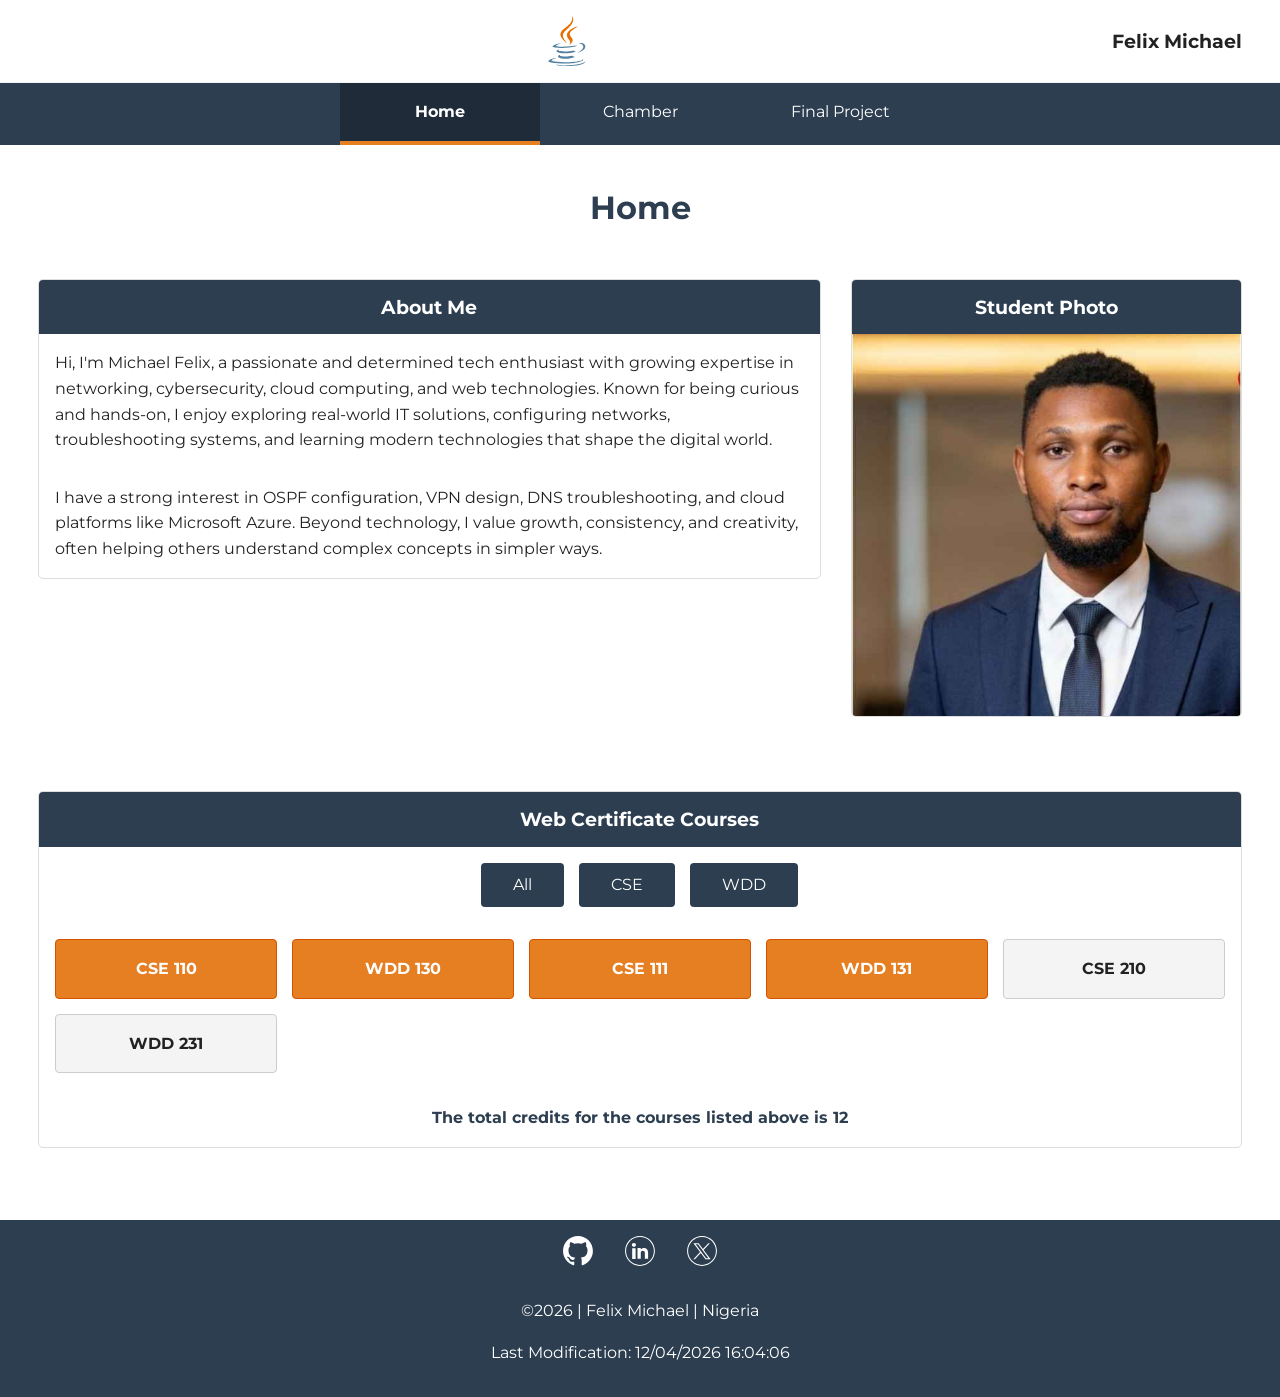
<file: index.html>
<!DOCTYPE html>
<html lang="en">
<head>
    <meta charset="UTF-8">
    <meta name="viewport" content="width=device-width, initial-scale=1.0">
   
    <link rel="preconnect" href="https://fonts.googleapis.com">
    <link rel="preconnect" href="https://fonts.gstatic.com" crossorigin>
    <link href="https://fonts.googleapis.com/css2?family=Montserrat:wght@400;700&family=Roboto:wght@400;700&display=swap" rel="stylesheet">
    <meta name="description" content="WDD 231 Course Home Page for Felix Michael. A professional showcase of networking, cybersecurity, and web development expertise.">
    <meta name="author" content="Felix Michael">

    <title>Course Home Page | Felix Michael</title>
    
    <link rel="stylesheet" href="styles/normalize.css">
    <link rel="stylesheet" href="styles/small.css">
    <link rel="stylesheet" href="styles/large.css">
    
    <script src="scripts/navigate.js" defer></script>
    <script src="scripts/getdate.js" defer></script>
    <script src="scripts/course.js" defer></script>
</head>
<body>
    <header>
        <img src="images/java.svg" alt="Felix Michael Logo" width="50" height="50">
        <span>Felix Michael</span>
        <button id="menu" title="Open Menu"></button>
    </header>

    <nav>
        <ul class="navigation">
            <li><a href="index.html" class="active">Home</a></li>
            <li><a href="chamber/index.html">Chamber</a></li>
            <li><a href="finalproject/index.html">Final Project</a></li>
        </ul>
    </nav>

    <main>
        <h1>Home</h1>
        
        <div class="grid-container">
            <section class="card">
                <h2>About Me</h2>
                <p>
                    Hi, I'm Michael Felix, a passionate and determined tech enthusiast with growing expertise 
                    in networking, cybersecurity, cloud computing, and web technologies. Known for being 
                    curious and hands-on, I enjoy exploring real-world IT solutions, configuring networks, 
                    troubleshooting systems, and learning modern technologies that shape the digital world.
                </p>
                <p>
                    I have a strong interest in OSPF configuration, VPN design, DNS troubleshooting, and 
                    cloud platforms like Microsoft Azure. Beyond technology, I value growth, consistency, 
                    and creativity, often helping others understand complex concepts in simpler ways.
                </p>
            </section>

            <section class="card">
                <h2>Student Photo</h2>
                <img src="images/pics.jpg" alt="Felix Michael profile photo" loading="lazy">
            </section>

            <section class="card courses">
                <h2>Web Certificate Courses</h2>
                <div class="filters">
                    <button id="all">All</button>
                    <button id="cse">CSE</button>
                    <button id="wdd">WDD</button>
                </div>
                
                <div id="course-list">
                    </div>
                
                <p id="total-credits"></p>
            </section>
        </div>
    </main>

    <footer>
        <div class="social">
            <a href="https://github.com/felixdujadin222" target="_blank" rel="noopener">
                <img src="images/github.svg" alt="GitHub Logo">
            </a>
            <a href="https://www.linkedin.com/in/michael-felix-963444251/" target="_blank" rel="noopener">
                <img src="images/linkedin.svg" alt="LinkedIn Logo">
            </a>
            <a href="https://x.com/chinedu_mi36153" target="_blank" rel="noopener">
                <img src="images/offline.svg" alt="X Logo">
            </a>
        </div>

        <p>&copy;<span id="currentyear"></span> | Felix Michael | Nigeria</p>
        <p id="lastModified"></p>
    </footer>
</body>
</html>
</file>
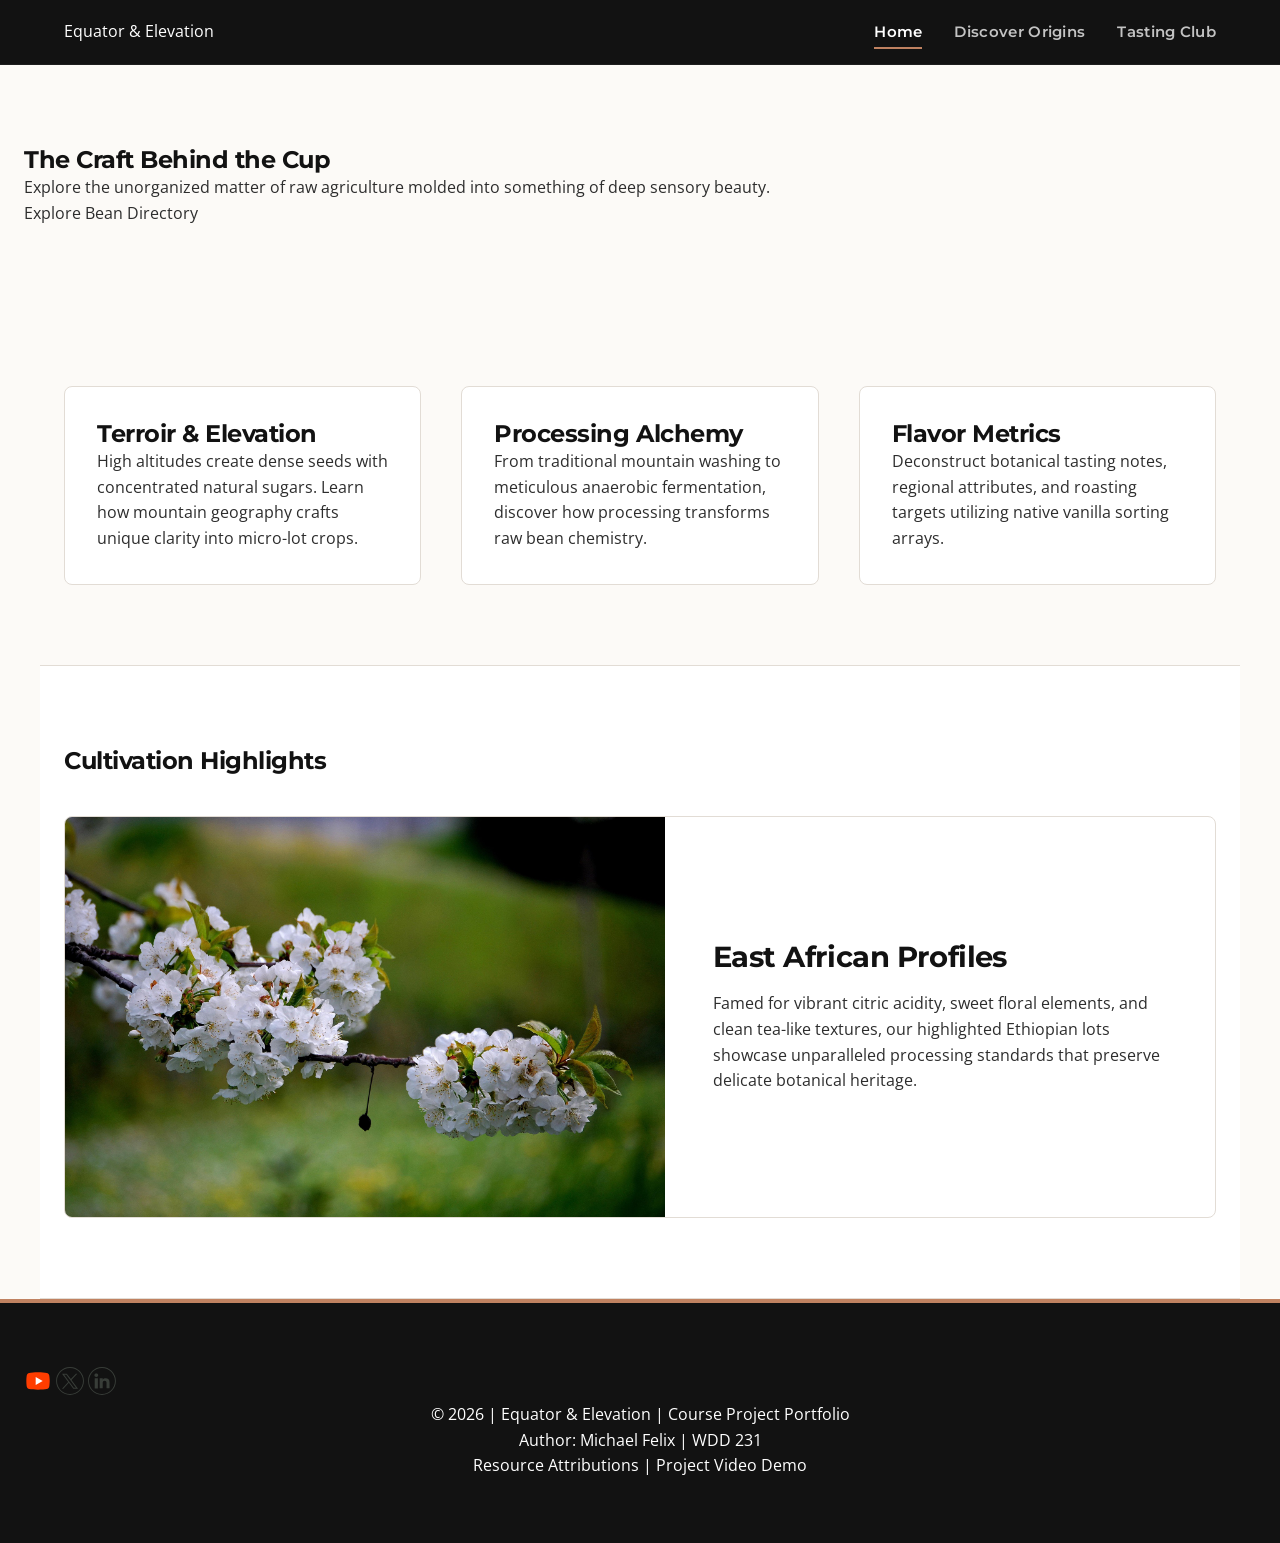
<file: finalproject/index.html>
<!DOCTYPE html>
<html lang="en">
<head>
    <meta charset="UTF-8">
    <meta name="viewport" content="width=device-width, initial-scale=1.0">
    
    <title>Equator & Elevation | Specialty Coffee Explorer</title>
    <meta name="description" content="Discover the origins, chemistry, and flavor profiles of premium single-origin specialty coffees from around the globe.">
    <meta name="author" content="Michael Felix">
    
    <link rel="icon" href="images/favicon.ico" type="image/x-icon">
    
    <!-- Open Graph Protocol Metadata -->
    <meta property="og:title" content="Equator & Elevation | Specialty Coffee Explorer">
    <meta property="og:description" content="An interactive database of single-origin coffee bean profiles, processing methods, and dynamic flavor metrics.">
    <meta property="og:image" content="https://dujadin22.github.io/wdd231/chamber/images/og-image.jpg">
    <meta property="og:url" content="https://dujadin22.github.io/wdd231/chamber/index.html">
    <meta property="og:type" content="website">

    <!-- Performance Critical Font Preloads -->
    <link rel="preconnect" href="https://fonts.googleapis.com">
    <link rel="preconnect" href="https://fonts.gstatic.com" crossorigin>
    <link href="https://fonts.googleapis.com/css2?family=Montserrat:wght@700&family=Open+Sans:wght@400;600&display=swap" rel="stylesheet">

    <!-- Stylesheets -->
    <link rel="stylesheet" href="styles/base.css">
    <link rel="stylesheet" href="styles/layout.css">
    <link rel="stylesheet" href="styles/components.css">
    
    <!-- Script Engine Execution Architecture -->
    <script src="scripts/main.js" type="module" defer></script>
</head>
<body>

    <a href="#main-content" class="skip-link">Skip to main content</a>

    <header>
        <div class="header-container">
            <div class="logo-area">
                <span class="site-title">Equator &amp; Elevation</span>
            </div>
            
            <button id="menu-toggle" aria-label="Toggle Navigation Menu" aria-expanded="false">
                <span class="hamburger-bar"></span>
                <span class="hamburger-bar"></span>
                <span class="hamburger-bar"></span>
            </button>

            <nav id="primary-nav">
                <ul>
                    <li><a href="index.html" class="active">Home</a></li>
                    <li><a href="discover.html">Discover Origins</a></li>
                    <li><a href="join.html">Tasting Club</a></li>
                </ul>
            </nav>
        </div>
    </header>

    <main id="main-content">
        <!-- Hero Display Section -->
        <section class="hero">
            <div class="hero-overlay">
                <h1>The Craft Behind the Cup</h1>
                <p>Explore the unorganized matter of raw agriculture molded into something of deep sensory beauty.</p>
                <a href="discover.html" class="cta-button">Explore Bean Directory</a>
            </div>
        </section>

        <!-- Dynamic Content Nodes -->
        <div id="welcome-back-msg" class="welcome-banner" style="display: none;"></div>

        <!-- Metric Informational Grid -->
        <section class="features-grid">
            <div class="feature-card">
                <h2>Terroir &amp; Elevation</h2>
                <p>High altitudes create dense seeds with concentrated natural sugars. Learn how mountain geography crafts unique clarity into micro-lot crops.</p>
            </div>
            <div class="feature-card">
                <h2>Processing Alchemy</h2>
                <p>From traditional mountain washing to meticulous anaerobic fermentation, discover how processing transforms raw bean chemistry.</p>
            </div>
            <div class="feature-card">
                <h2>Flavor Metrics</h2>
                <p>Deconstruct botanical tasting notes, regional attributes, and roasting targets utilizing native vanilla sorting arrays.</p>
            </div>
        </section>

        <!-- Highlight Spotlight Showcase -->
        <section class="featured-highlights">
            <h2>Cultivation Highlights</h2>
            <div class="highlight-container">
                <article class="highlight-item">
                    <img src="images/featured-coffee.jpg" alt="Coffee drying patio processing beds" loading="lazy" width="600" height="400">
                    <div class="highlight-text">
                        <h3>East African Profiles</h3>
                        <p>Famed for vibrant citric acidity, sweet floral elements, and clean tea-like textures, our highlighted Ethiopian lots showcase unparalleled processing standards that preserve delicate botanical heritage.</p>
                    </div>
                </article>
            </div>
        </section>
    </main>

    <footer>
        <div class="footer-middle">
            <div class="social-icons">
                <a href="https://youtube.com" aria-label="YouTube" target="_blank" rel="noopener"><img src="images/you.svg" alt="YouTube Logo" width="28" height="28"></a>
                <a href="https://twitter.com" aria-label="Twitter" target="_blank" rel="noopener"><img src="images/offline.svg" alt="Twitter Logo" width="28" height="28"></a>
                <a href="https://linkedin.com" aria-label="LinkedIn" target="_blank" rel="noopener"><img src="images/linkedin.svg" alt="LinkedIn Logo" width="28" height="28"></a>
            </div>
        </div>

        <div class="footer-container">
            <p>&copy; <span id="current-year"></span> | Equator &amp; Elevation | Course Project Portfolio</p>
            <p>Author: Michael Felix | WDD 231</p>
            <div class="footer-links">
                <a href="attributions.html">Resource Attributions</a> | 
                <a href="https://youtu.be/P3ZWhedga5k" target="_blank" rel="noopener">Project Video Demo</a>
            </div>
        </div>
    </footer>

</body>
</html>
</file>
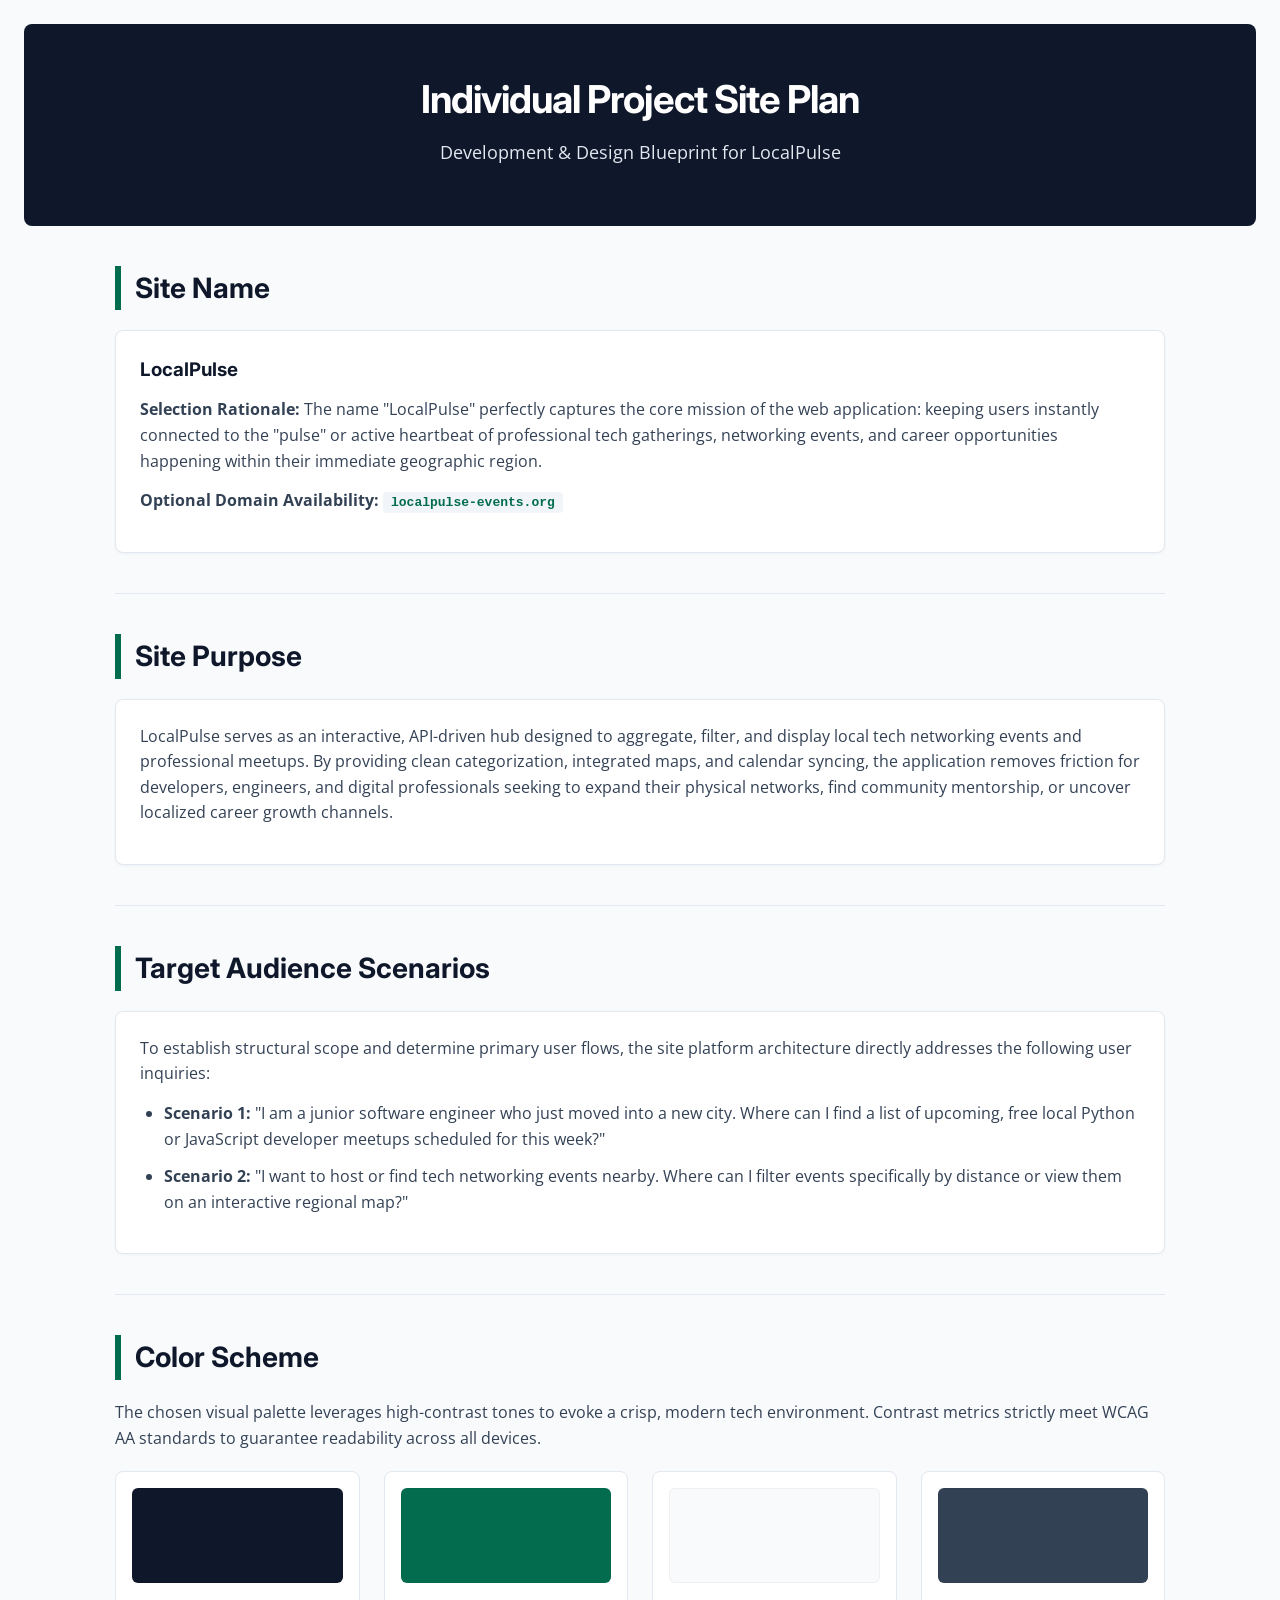
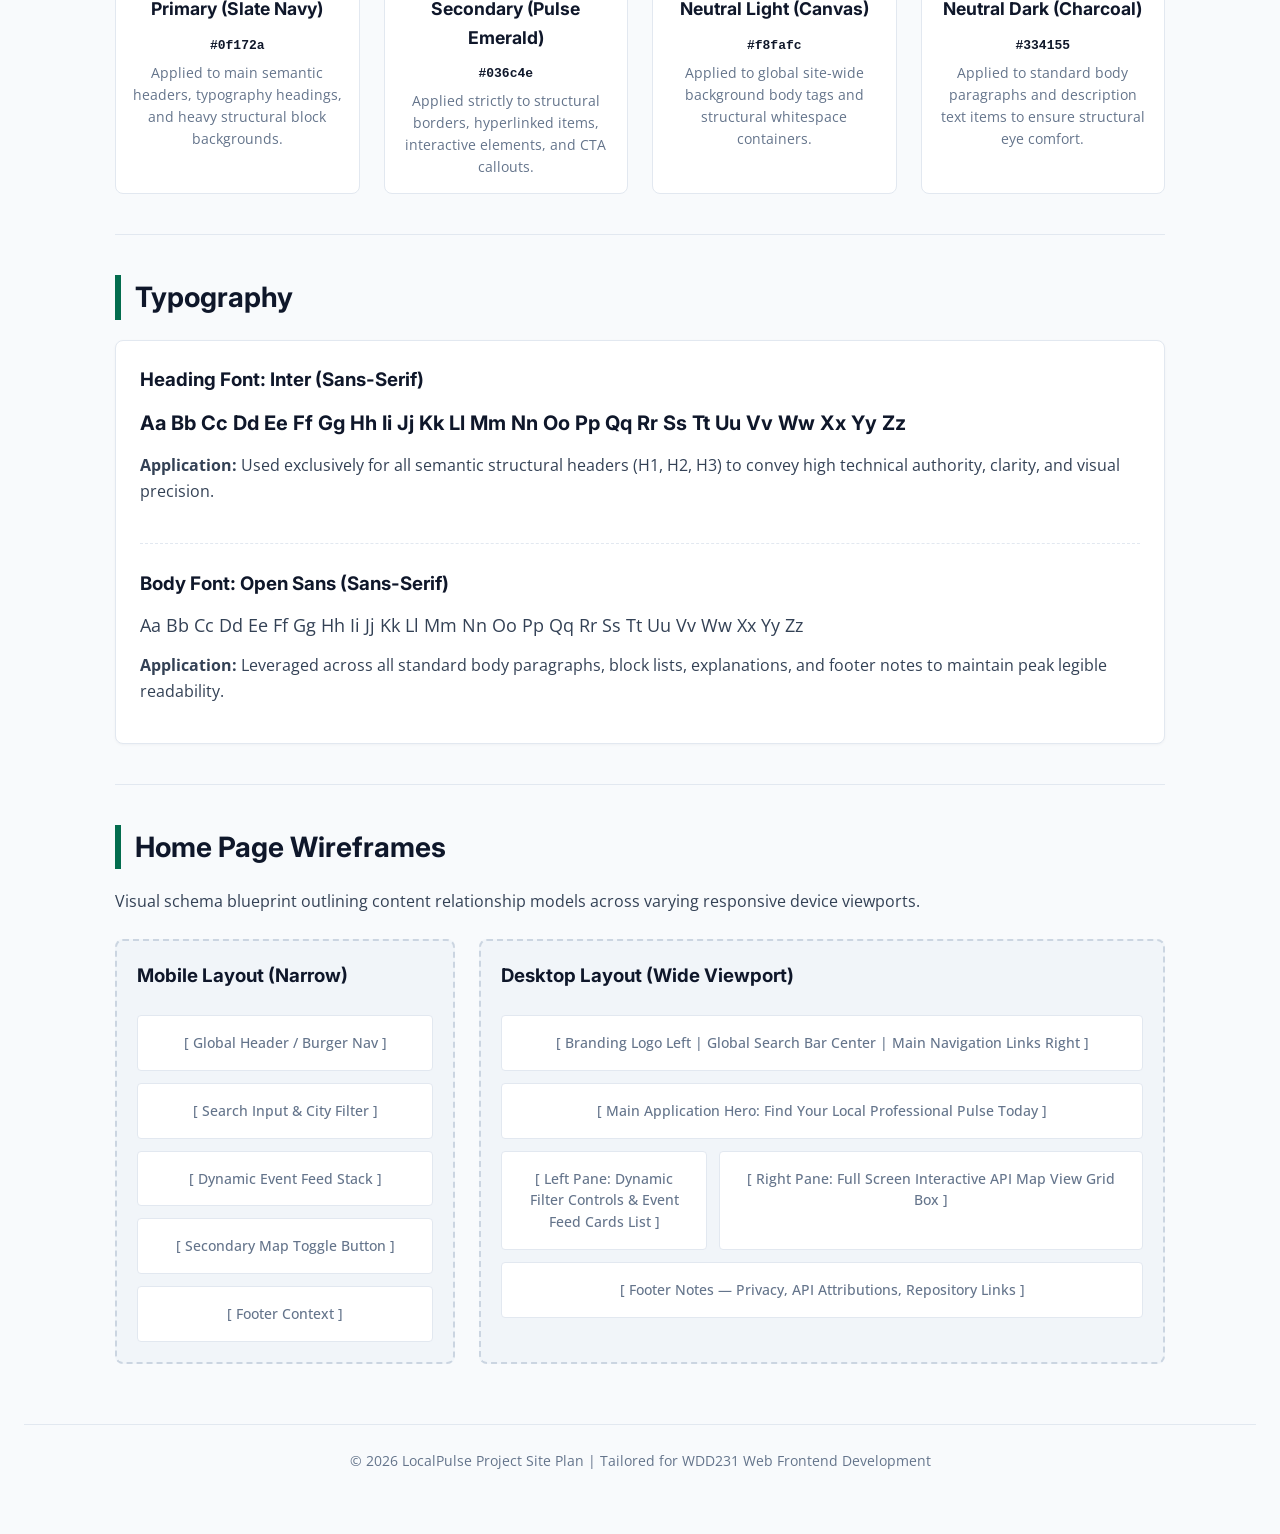
<file: SITEPLAN/index.html>
<!DOCTYPE html>
<html lang="en">
<head>
    <meta charset="UTF-8">
    <meta name="viewport" content="width=device-width, initial-scale=1.0">
    <title>Individual Project Site Plan | LocalPulse</title>
    <meta name="description" content="Comprehensive site planning blueprint outlining the site purpose, user target scenarios, architectural color palette, typography choices, and layout wireframes for the LocalPulse application.">
    <link rel="stylesheet" href="site-plan.css">
</head>
<body>

    <header>
        <h1>Individual Project Site Plan</h1>
        <p class="subtitle">Development &amp; Design Blueprint for LocalPulse</p>
    </header>

    <main>
        <section id="site-name">
            <h2>Site Name</h2>
            <div class="card">
                <h3>LocalPulse</h3>
                <p><strong>Selection Rationale:</strong> The name "LocalPulse" perfectly captures the core mission of the web application: keeping users instantly connected to the "pulse" or active heartbeat of professional tech gatherings, networking events, and career opportunities happening within their immediate geographic region.</p>
                <p><strong>Optional Domain Availability:</strong> <code class="domain">localpulse-events.org</code></p>
            </div>
        </section>

        <hr>

        <section id="site-purpose">
            <h2>Site Purpose</h2>
            <div class="card">
                <p>LocalPulse serves as an interactive, API-driven hub designed to aggregate, filter, and display local tech networking events and professional meetups. By providing clean categorization, integrated maps, and calendar syncing, the application removes friction for developers, engineers, and digital professionals seeking to expand their physical networks, find community mentorship, or uncover localized career growth channels.</p>
            </div>
        </section>

        <hr>

        <section id="scenarios">
            <h2>Target Audience Scenarios</h2>
            <div class="card">
                <p>To establish structural scope and determine primary user flows, the site platform architecture directly addresses the following user inquiries:</p>
                <ul>
                    <li>
                        <strong>Scenario 1:</strong> "I am a junior software engineer who just moved into a new city. Where can I find a list of upcoming, free local Python or JavaScript developer meetups scheduled for this week?"
                    </li>
                    <li>
                        <strong>Scenario 2:</strong> "I want to host or find tech networking events nearby. Where can I filter events specifically by distance or view them on an interactive regional map?"
                    </li>
                </ul>
            </div>
        </section>

        <hr>

        <section id="color-scheme">
            <h2>Color Scheme</h2>
            <p>The chosen visual palette leverages high-contrast tones to evoke a crisp, modern tech environment. Contrast metrics strictly meet WCAG AA standards to guarantee readability across all devices.</p>
            
            <div class="color-grid">
                <div class="color-swatch primary">
                    <div class="swatch-box"></div>
                    <h3>Primary (Slate Navy)</h3> 
                    <code>#0f172a</code>
                    <p>Applied to main semantic headers, typography headings, and heavy structural block backgrounds.</p>
                </div>
                <div class="color-swatch secondary">
                    <div class="swatch-box"></div>
                    <h3>Secondary (Pulse Emerald)</h3> 
                    <code>#036c4e</code>
                    <p>Applied strictly to structural borders, hyperlinked items, interactive elements, and CTA callouts.</p>
                </div>
                <div class="color-swatch neutral-light">
                    <div class="swatch-box"></div>
                    <h3>Neutral Light (Canvas)</h3> 
                    <code>#f8fafc</code>
                    <p>Applied to global site-wide background body tags and structural whitespace containers.</p>
                </div>
                <div class="color-swatch neutral-dark">
                    <div class="swatch-box"></div>
                    <h3>Neutral Dark (Charcoal)</h3> 
                    <code>#334155</code>
                    <p>Applied to standard body paragraphs and description text items to ensure structural eye comfort.</p>
                </div>
            </div>
        </section>

        <hr>

        <section id="typography">
            <h2>Typography</h2>
            <div class="card">
                <div class="font-example heading-font">
                    <h3>Heading Font: Inter (Sans-Serif)</h3>
                    <p class="sample-text">Aa Bb Cc Dd Ee Ff Gg Hh Ii Jj Kk Ll Mm Nn Oo Pp Qq Rr Ss Tt Uu Vv Ww Xx Yy Zz</p>
                    <p><strong>Application:</strong> Used exclusively for all semantic structural headers (H1, H2, H3) to convey high technical authority, clarity, and visual precision.</p>
                </div>
                <div class="font-example body-font">
                    <h3>Body Font: Open Sans (Sans-Serif)</h3>
                    <p class="sample-text">Aa Bb Cc Dd Ee Ff Gg Hh Ii Jj Kk Ll Mm Nn Oo Pp Qq Rr Ss Tt Uu Vv Ww Xx Yy Zz</p>
                    <p><strong>Application:</strong> Leveraged across all standard body paragraphs, block lists, explanations, and footer notes to maintain peak legible readability.</p>
                </div>
            </div>
        </section>

        <hr>

        <section id="wireframe">
            <h2>Home Page Wireframes</h2>
            <p>Visual schema blueprint outlining content relationship models across varying responsive device viewports.</p>
            
            <div class="wireframe-container">
                <div class="wireframe-box mobile-view">
                    <h3>Mobile Layout (Narrow)</h3>
                    <div class="wf-element wf-header">[ Global Header / Burger Nav ]</div>
                    <div class="wf-element wf-hero">[ Search Input &amp; City Filter ]</div>
                    <div class="wf-element wf-content">[ Dynamic Event Feed Stack ]</div>
                    <div class="wf-element wf-content">[ Secondary Map Toggle Button ]</div>
                    <div class="wf-element wf-footer">[ Footer Context ]</div>
                </div>

                <div class="wireframe-box desktop-view">
                    <h3>Desktop Layout (Wide Viewport)</h3>
                    <div class="wf-element wf-header">[ Branding Logo Left | Global Search Bar Center | Main Navigation Links Right ]</div>
                    <div class="wf-element wf-hero">[ Main Application Hero: Find Your Local Professional Pulse Today ]</div>
                    <div class="wf-grid">
                        <div class="wf-element grid-span-1">[ Left Pane: Dynamic Filter Controls &amp; Event Feed Cards List ]</div>
                        <div class="wf-element grid-span-2">[ Right Pane: Full Screen Interactive API Map View Grid Box ]</div>
                    </div>
                    <div class="wf-element wf-footer">[ Footer Notes &mdash; Privacy, API Attributions, Repository Links ]</div>
                </div>
            </div>
        </section>
    </main>

    <footer>
        <p>&copy; 2026 LocalPulse Project Site Plan | Tailored for WDD231 Web Frontend Development</p>
    </footer>

</body>
</html>
</file>
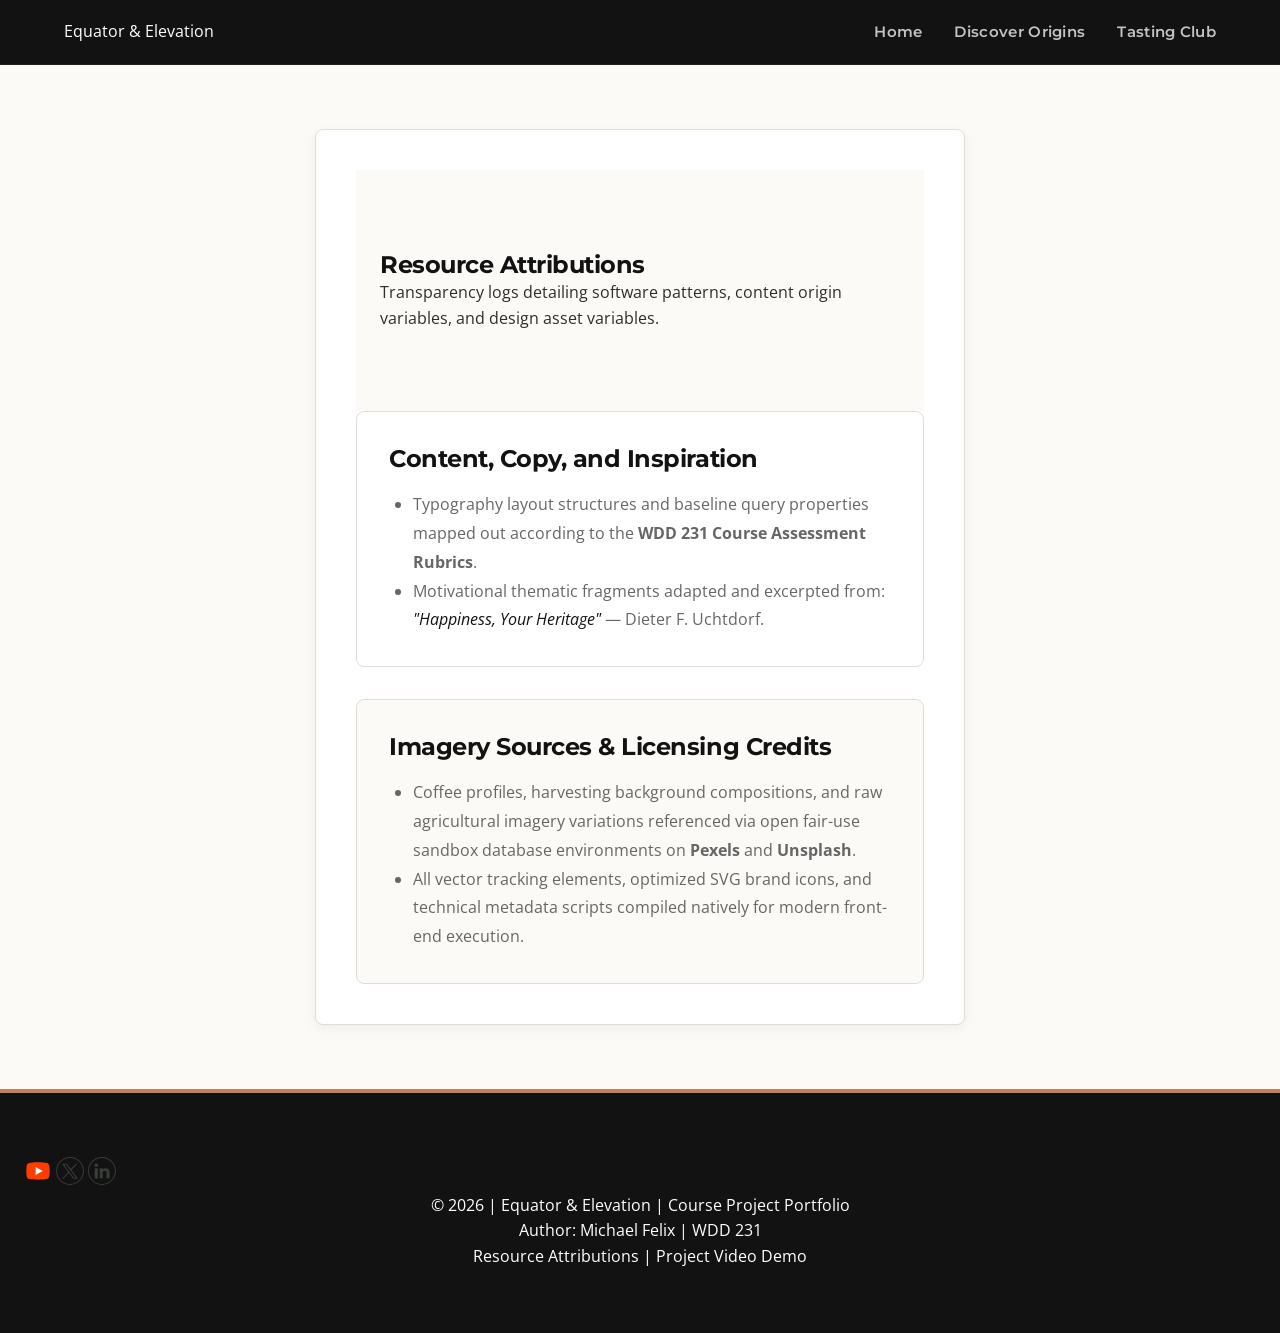
<file: attributions.html>
<!DOCTYPE html>
<html lang="en">
<head>
    <meta charset="UTF-8">
    <meta name="viewport" content="width=device-width, initial-scale=1.0">
    
    <title>Resource Attributions | Equator &amp; Elevation</title>
    <meta name="description" content="Licensing credits, project inspirations, and resource attributions for the Equator &amp; Elevation specialty coffee portal.">
    <meta name="author" content="Michael Felix">
    
    <meta name="robots" content="noindex">
    
    <link rel="icon" href="images/favicon.ico" type="image/x-icon">

    <link rel="preconnect" href="https://fonts.googleapis.com">
    <link rel="preconnect" href="https://fonts.gstatic.com" crossorigin>
    <link href="https://fonts.googleapis.com/css2?family=Montserrat:wght@700&family=Open+Sans:wght@400;600&display=swap" rel="stylesheet">
    
    <link rel="stylesheet" href="styles/base.css">
    <link rel="stylesheet" href="styles/layout.css">
    <link rel="stylesheet" href="styles/components.css">

    <script src="scripts/main.js" type="module" defer></script>
</head>
<body>

    <a href="#main-content" class="skip-link">Skip to main content</a>

    <header>
        <div class="header-container">
            <div class="logo-area">
                <span class="site-title">Equator &amp; Elevation</span>
            </div>
            
            <button id="menu-toggle" aria-label="Toggle Navigation Menu" aria-expanded="false">
                <span class="hamburger-bar"></span>
                <span class="hamburger-bar"></span>
                <span class="hamburger-bar"></span>
            </button>

            <nav id="primary-nav">
                <ul>
                    <li><a href="index.html">Home</a></li>
                    <li><a href="discover.html">Discover Origins</a></li>
                    <li><a href="join.html">Tasting Club</a></li>
                </ul>
            </nav>
        </div>
    </header>

    <main id="main-content" class="form-wrapper-block">
        <section class="form-heading">
            <h1>Resource Attributions</h1>
            <p>Transparency logs detailing software patterns, content origin variables, and design asset variables.</p>
        </section>

        <section class="feature-card" style="margin-bottom: 2rem;">
            <h2>Content, Copy, and Inspiration</h2>
            <ul style="padding-left: 1.5rem; margin-top: 1rem; color: var(--text-muted); line-height: 1.8;">
                <li>Typography layout structures and baseline query properties mapped out according to the <strong>WDD 231 Course Assessment Rubrics</strong>.</li>
                <li>Motivational thematic fragments adapted and excerpted from: <em style="color: var(--primary-dark);">"Happiness, Your Heritage"</em> &mdash; Dieter F. Uchtdorf.</li>
            </ul>
        </section>

        <section class="feature-card">
            <h2>Imagery Sources &amp; Licensing Credits</h2>
            <ul style="padding-left: 1.5rem; margin-top: 1rem; color: var(--text-muted); line-height: 1.8;">
                <li>Coffee profiles, harvesting background compositions, and raw agricultural imagery variations referenced via open fair-use sandbox database environments on <strong>Pexels</strong> and <strong>Unsplash</strong>.</li>
                <li>All vector tracking elements, optimized SVG brand icons, and technical metadata scripts compiled natively for modern front-end execution.</li>
            </ul>
        </section>
    </main>

    <footer>
        <div class="footer-middle">
            <div class="social-icons">
                <a href="https://youtube.com" aria-label="YouTube" target="_blank" rel="noopener"><img src="images/you.svg" alt="YouTube Logo" width="28" height="28"></a>
                <a href="https://twitter.com" aria-label="Twitter" target="_blank" rel="noopener"><img src="images/offline.svg" alt="Twitter Logo" width="28" height="28"></a>
                <a href="https://linkedin.com" aria-label="LinkedIn" target="_blank" rel="noopener"><img src="images/linkedin.svg" alt="LinkedIn Logo" width="28" height="28"></a>
            </div>
        </div>

        <div class="footer-container">
            <p>&copy; <span id="current-year"></span> | Equator &amp; Elevation | Course Project Portfolio</p>
            <p>Author: Michael Felix | WDD 231</p>
            <div class="footer-links">
                <a href="attributions.html">Resource Attributions</a> | 
                <a href="https://youtu.be/P3ZWhedga5k" target="_blank" rel="noopener">Project Video Demo</a>
            </div>
        </div>
    </footer>

</body>
</html>
</file>
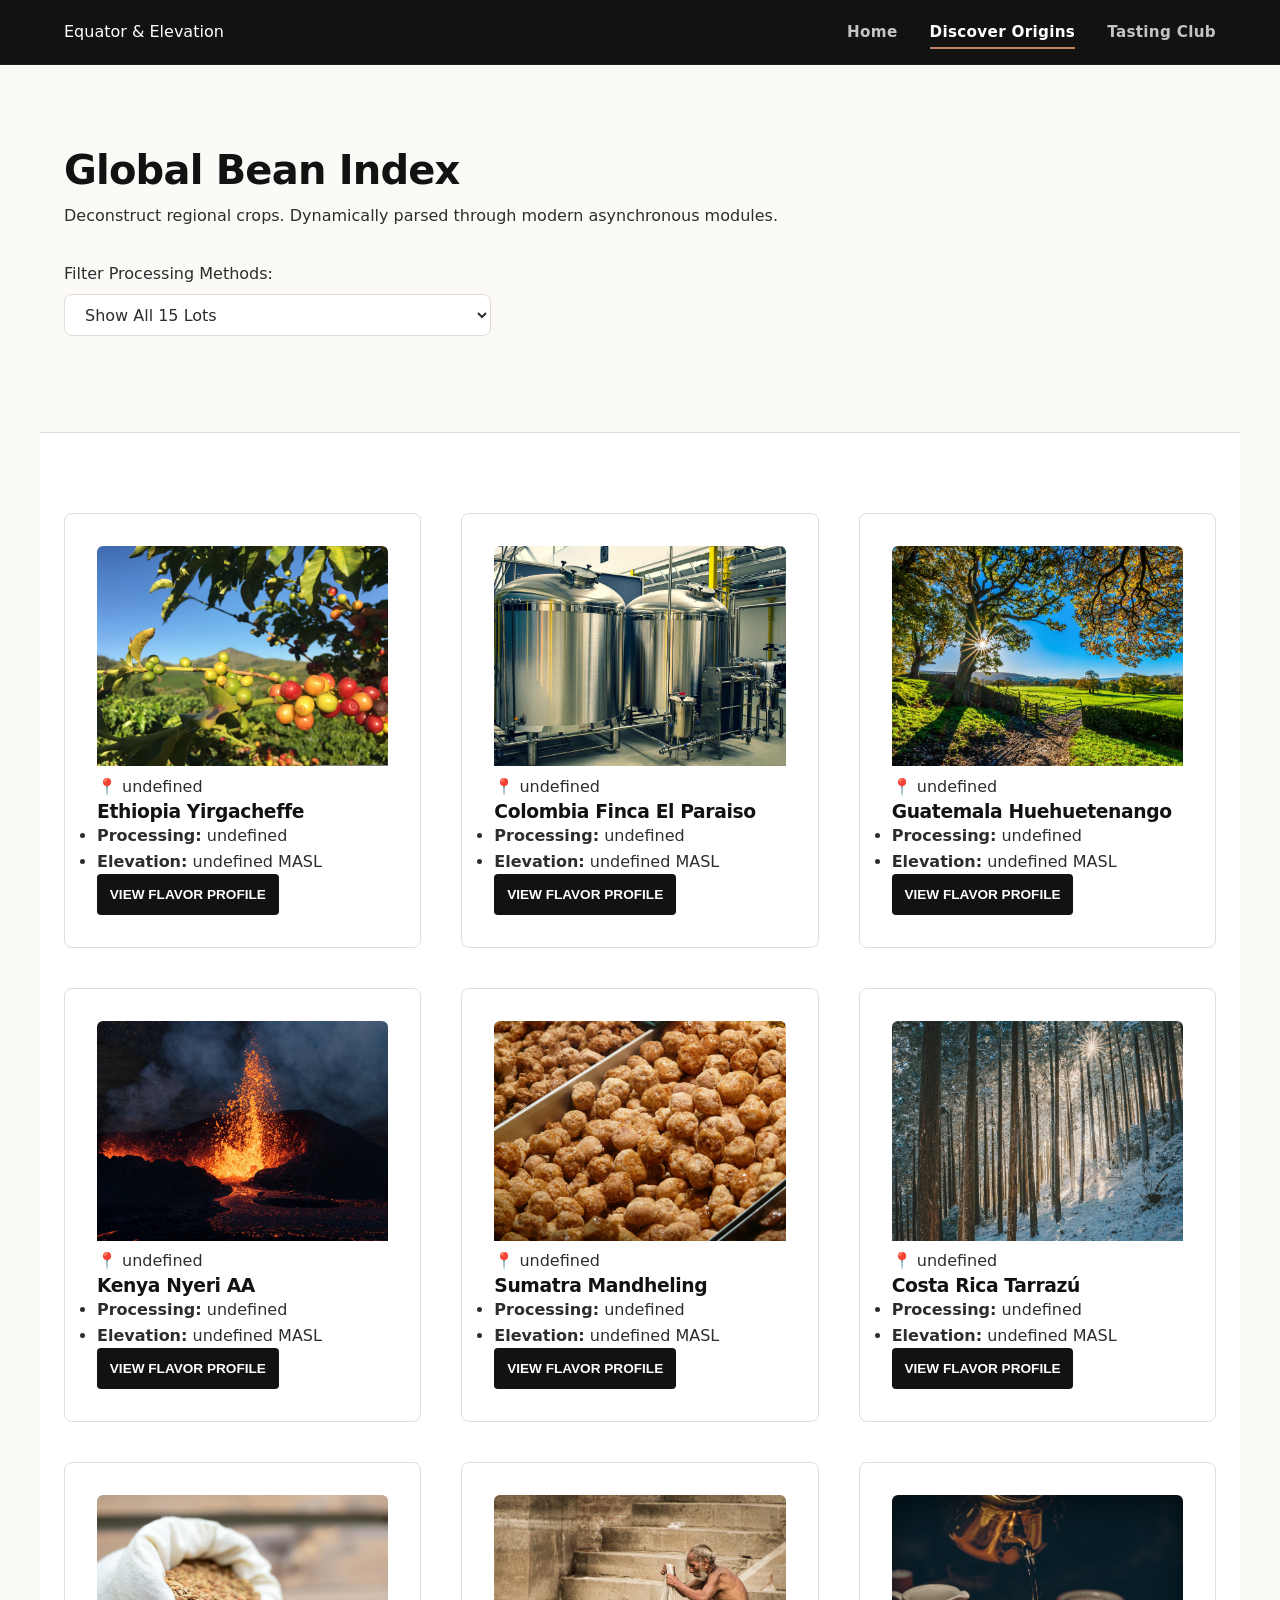
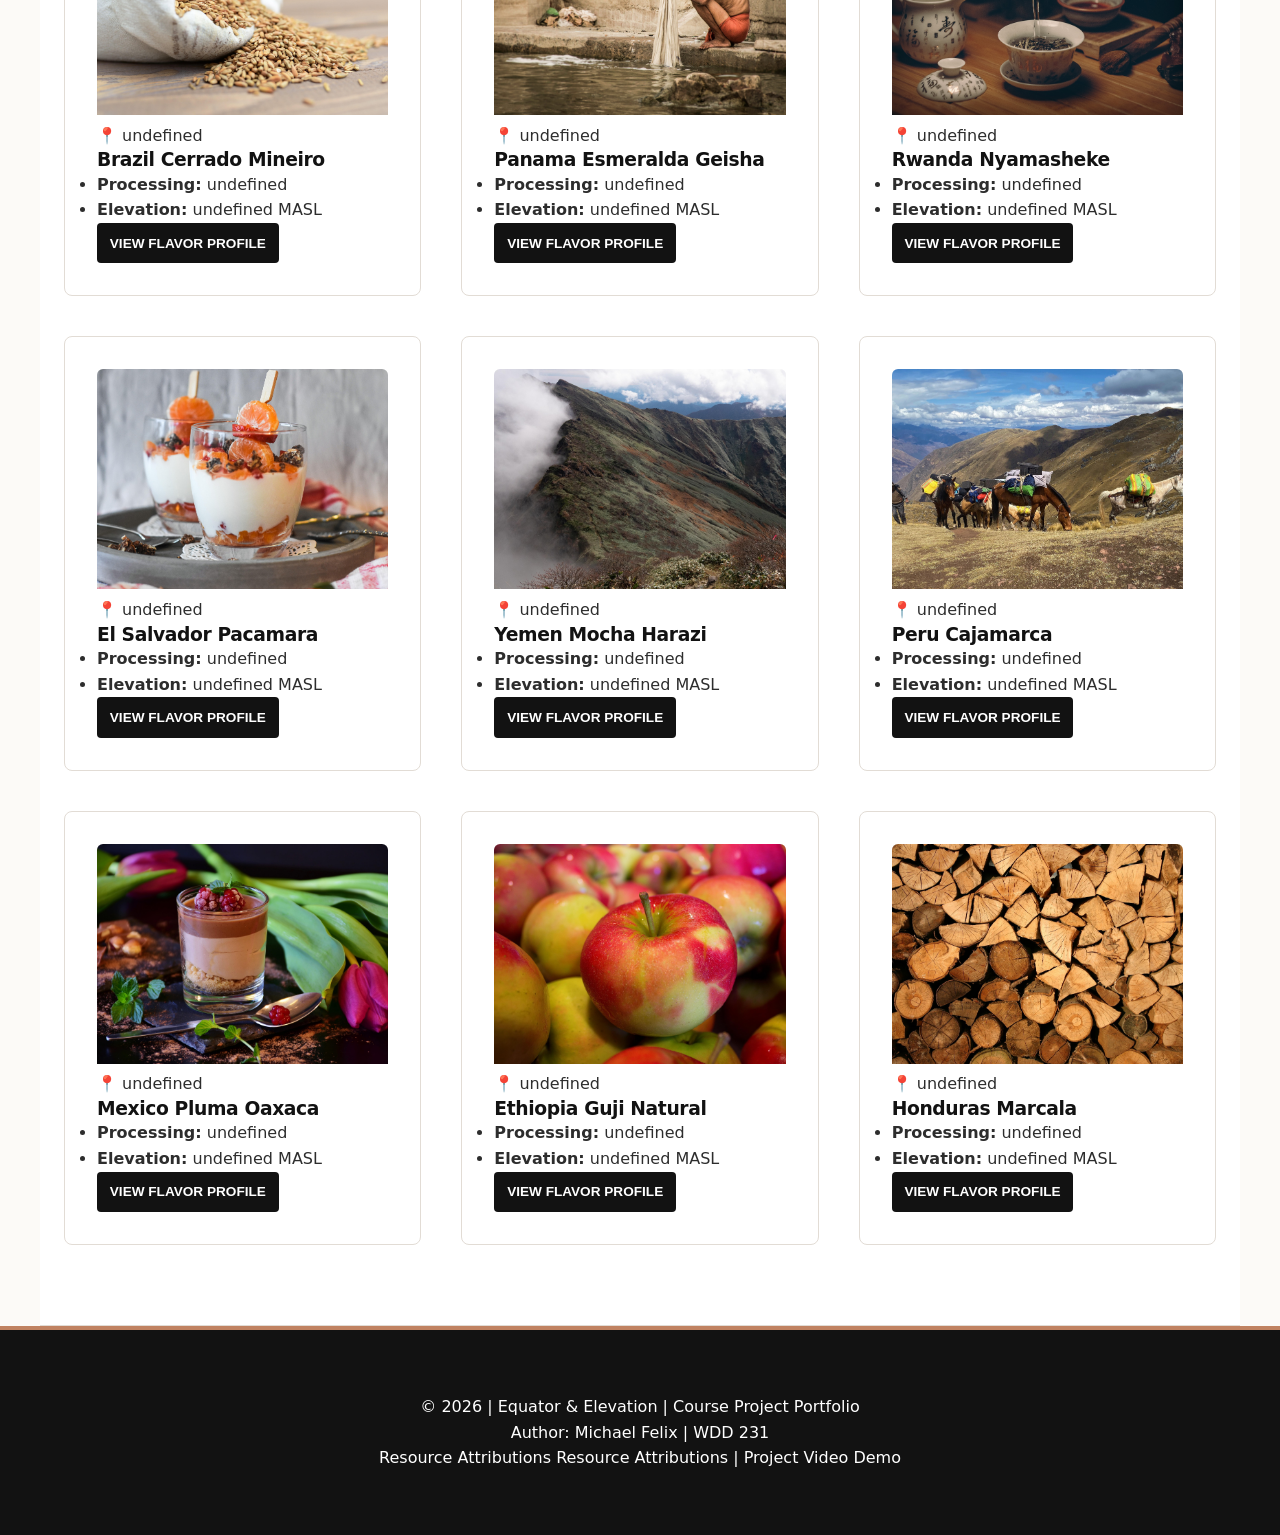
<file: discover.html>
<!DOCTYPE html>
<html lang="en">
<head>
    <meta charset="UTF-8">
    <meta name="viewport" content="width=device-width, initial-scale=1.0">
    
    <title>Discover Origins | Equator & Elevation</title>
    <meta name="description" content="Explore fifteen detailed specialty coffee profiles. Filter by processing style and view custom flavor notes using dynamic UI grids.">
    <meta name="author" content="Your Name">
    <link rel="icon" href="images/favicon.ico" type="image/x-icon">
    
    <meta property="og:title" content="Discover Single-Origin Profiles">
    <meta property="og:description" content="Filter and analyze processing chemistry variations across fifteen micro-lot world coffees.">
    <meta property="og:image" content="images/og-coffee-explorer.jpg">
    <meta property="og:url" content="https://yourusername.github.io/wdd231/finalproject/discover.html">
    <meta property="og:type" content="website">
    
    <link rel="stylesheet" href="styles/base.css">
    <link rel="stylesheet" href="styles/layout.css">
    <link rel="stylesheet" href="styles/components.css">
    <script src="scripts/main.js" type="module" defer></script>
</head>
<body>

    <a href="#directory-main" class="skip-link">Skip to main content</a>

    <header>
        <div class="header-container">
            <div class="logo-area">
                <span class="site-title">Equator &amp; Elevation</span>
            </div>
            <button id="menu-toggle" aria-label="Toggle Navigation Menu" aria-expanded="false">
                <span class="hamburger-bar"></span>
                <span class="hamburger-bar"></span>
                <span class="hamburger-bar"></span>
            </button>
            <nav id="primary-nav">
                <ul>
                    <li><a href="index.html">Home</a></li>
                    <li><a href="discover.html">Discover Origins</a></li>
                    <li><a href="join.html">Tasting Club</a></li>
                </ul>
            </nav>
        </div>
    </header>

   <main id="directory-main">
    <section class="directory-header-group">
        <div class="directory-intro">
            <h1>Global Bean Index</h1>
            <p>Deconstruct regional crops. Dynamically parsed through modern asynchronous modules.</p>
        </div>

        <section class="filter-controls-area">
            <label for="process-filter">Filter Processing Methods:</label>
            <select id="process-filter">
                <option value="all">Show All 15 Lots</option>
                <option value="Washed">Washed Process (Clean, High Brightness)</option>
                <option value="Natural">Natural Process (Heavy Body, Intense Fruit)</option>
            </select>
        </section>
    </section>

    <section class="coffee-grid" aria-live="polite">
        </section>
</main>

    <footer>
        <div class="footer-container">
            <p>&copy; 2026 | Equator &amp; Elevation | Course Project Portfolio</p>
            <p>Author: Michael Felix | WDD 231</p>
            <div class="footer-links">
                <a href="attributions.html">Resource Attributions</a>
                <a href="attributions.html">Resource Attributions</a> | 
                <a href="https://youtu.be/P3ZWhedga5k" target="_blank" rel="noopener">Project Video Demo</a>
            </div>
        </div>
    </footer>

</body>
</html>
</file>
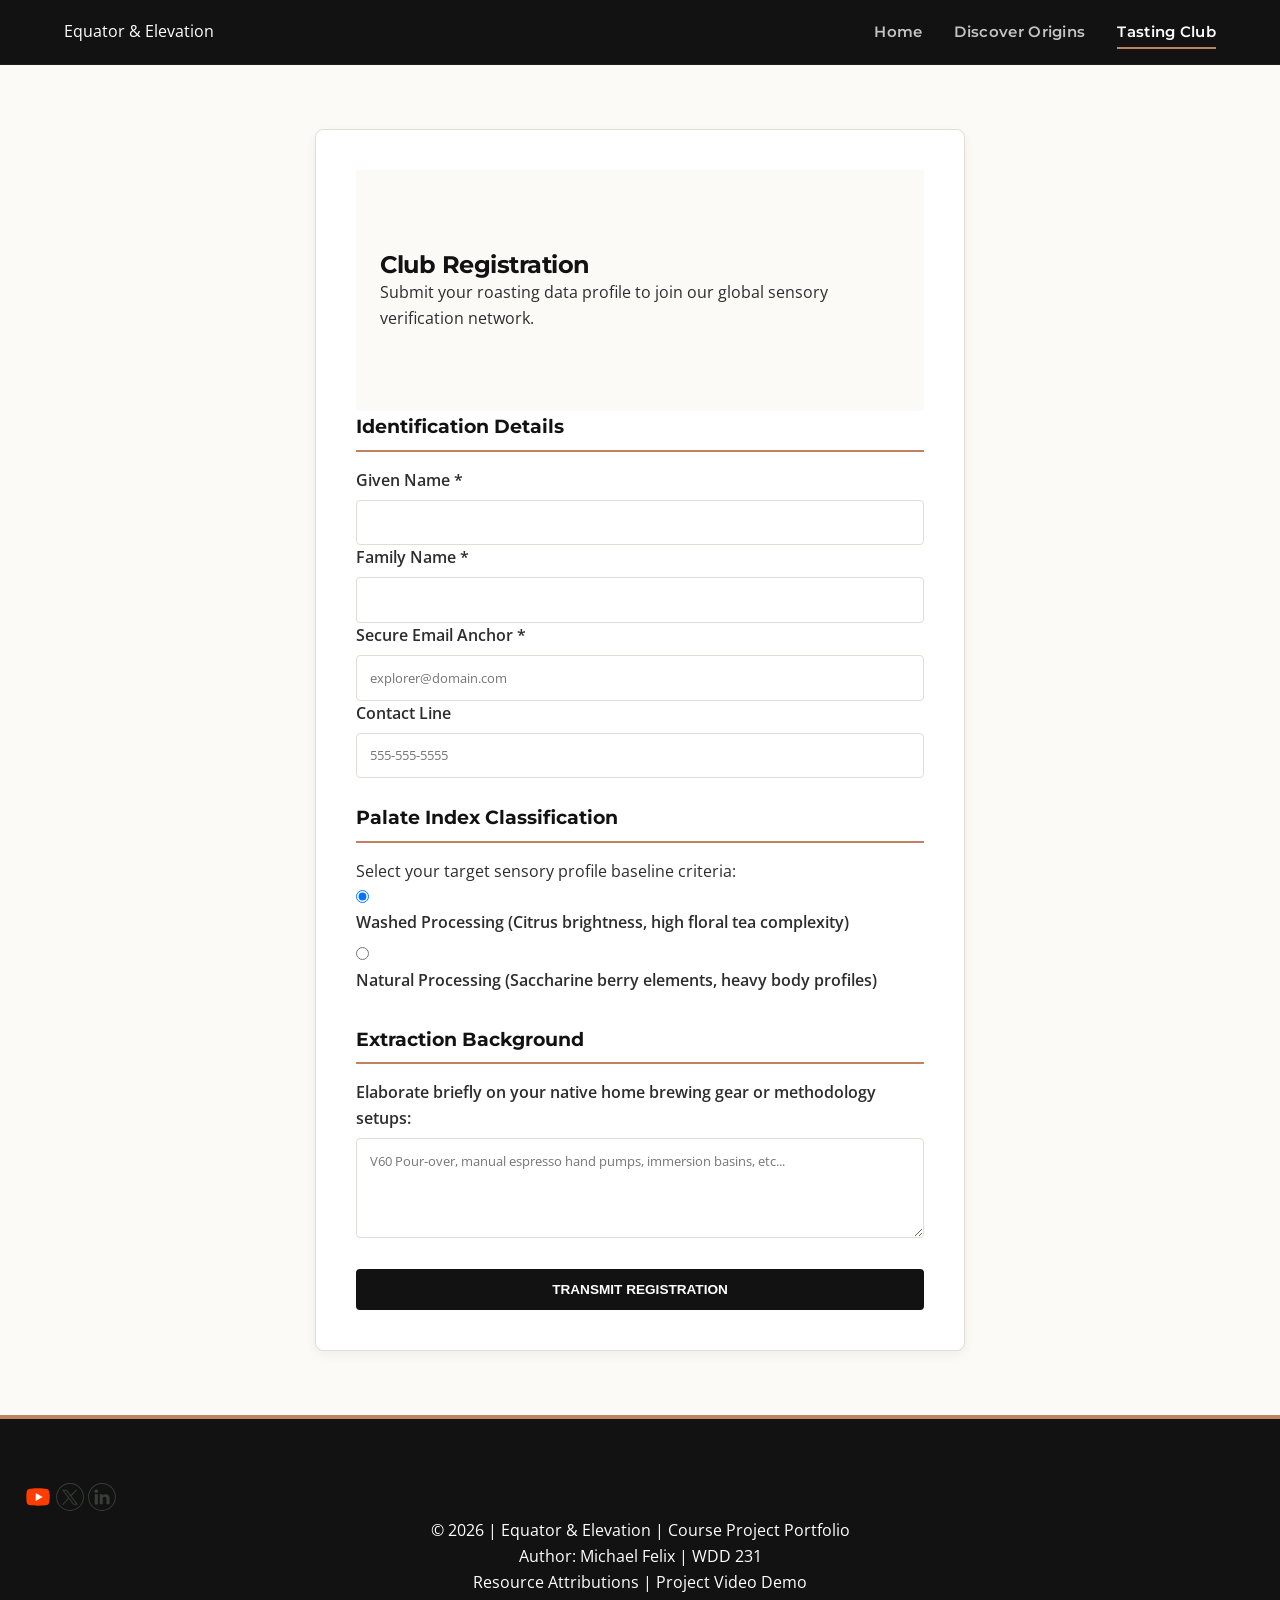
<file: join.html>
<!DOCTYPE html>
<html lang="en">
<head>
    <meta charset="UTF-8">
    <meta name="viewport" content="width=device-width, initial-scale=1.0">
    
    <title>Tasting Club Registration | Equator &amp; Elevation</title>
    <meta name="description" content="Register for our Single-Origin Tasting Club to lock in your brewing properties and receive exclusive micro-lot updates.">
    <meta name="author" content="Michael Felix">
    <link rel="icon" href="images/favicon.ico" type="image/x-icon">
    
    <!-- Open Graph Protocol Metadata -->
    <meta property="og:title" content="Join the Single-Origin Tasting Club">
    <meta property="og:description" content="Secure structural profile insights, community parameters, and roast allocations.">
    <meta property="og:image" content="images/og-coffee-explorer.jpg">
    <meta property="og:url" content="https://yourusername.github.io/wdd231/finalproject/join.html">
    <meta property="og:type" content="website">
    
    <!-- Performance Critical Font Preloads -->
    <link rel="preconnect" href="https://fonts.googleapis.com">
    <link rel="preconnect" href="https://fonts.gstatic.com" crossorigin>
    <link href="https://fonts.googleapis.com/css2?family=Montserrat:wght@700&family=Open+Sans:wght@400;600&display=swap" rel="stylesheet">

    <!-- Stylesheets -->
    <link rel="stylesheet" href="styles/base.css">
    <link rel="stylesheet" href="styles/layout.css">
    <link rel="stylesheet" href="styles/components.css">
    
    <!-- Script Engine Execution Architecture -->
    <script src="scripts/main.js" type="module" defer></script>
</head>
<body>

    <a href="#form-content" class="skip-link">Skip to main content</a>

    <header>
        <div class="header-container">
            <div class="logo-area">
                <span class="site-title">Equator &amp; Elevation</span>
            </div>
            <button id="menu-toggle" aria-label="Toggle Navigation Menu" aria-expanded="false">
                <span class="hamburger-bar"></span>
                <span class="hamburger-bar"></span>
                <span class="hamburger-bar"></span>
            </button>
            <nav id="primary-nav">
                <ul>
                    <li><a href="index.html">Home</a></li>
                    <li><a href="discover.html">Discover Origins</a></li>
                    <li><a href="join.html" class="active">Tasting Club</a></li>
                </ul>
            </nav>
        </div>
    </header>

    <main id="form-content" class="form-wrapper-block">
        <section class="form-heading">
            <h1>Club Registration</h1>
            <p>Submit your roasting data profile to join our global sensory verification network.</p>
        </section>

        <form method="get" action="thank-you.html" class="custom-form">
            
            <fieldset>
                <legend>Identification Details</legend>
                
                <label for="first-name">Given Name *</label>
                <input type="text" id="first-name" name="firstName" required autocomplete="given-name">

                <label for="last-name">Family Name *</label>
                <input type="text" id="last-name" name="lastName" required autocomplete="family-name">

                <label for="email-address">Secure Email Anchor *</label>
                <input type="email" id="email-address" name="email" placeholder="explorer@domain.com" required autocomplete="email">

                <label for="phone-number">Contact Line</label>
                <input type="tel" id="phone-number" name="phone" placeholder="555-555-5555" autocomplete="tel">
            </fieldset>

            <fieldset>
                <legend>Palate Index Classification</legend>
                <p class="field-instruction">Select your target sensory profile baseline criteria:</p>
                
                <div class="radio-option">
                    <input type="radio" id="pref-washed" name="flavorProfile" value="Washed-Vibrant" checked>
                    <label for="pref-washed">Washed Processing (Citrus brightness, high floral tea complexity)</label>
                </div>
                
                <div class="radio-option">
                    <input type="radio" id="pref-natural" name="flavorProfile" value="Natural-Heavy">
                    <label for="pref-natural">Natural Processing (Saccharine berry elements, heavy body profiles)</label>
                </div>
            </fieldset>

            <fieldset>
                <legend>Extraction Background</legend>
                <label for="brewing-notes">Elaborate briefly on your native home brewing gear or methodology setups:</label>
                <textarea id="brewing-notes" name="brewingHardware" rows="4" placeholder="V60 Pour-over, manual espresso hand pumps, immersion basins, etc..."></textarea>
            </fieldset>

            <button type="submit" class="submit-btn">Transmit Registration</button>
        </form>
    </main>

    <footer>
        <div class="footer-middle">
            <div class="social-icons">
                <a href="https://youtube.com" aria-label="YouTube" target="_blank" rel="noopener"><img src="images/you.svg" alt="YouTube Logo" width="28" height="28"></a>
                <a href="https://twitter.com" aria-label="Twitter" target="_blank" rel="noopener"><img src="images/offline.svg" alt="Twitter Logo" width="28" height="28"></a>
                <a href="https://linkedin.com" aria-label="LinkedIn" target="_blank" rel="noopener"><img src="images/linkedin.svg" alt="LinkedIn Logo" width="28" height="28"></a>
            </div>
        </div>

        <div class="footer-container">
            <p>&copy; <span id="current-year"></span> | Equator &amp; Elevation | Course Project Portfolio</p>
            <p>Author: Michael Felix | WDD 231</p>
            <div class="footer-links">
              <a href="attributions.html">Resource Attributions</a> |
              <a href="https://youtu.be/P3ZWhedga5k" target="_blank" rel="noopener">Project Video Demo</a>
            </div>
        </div>
    </footer>

</body>
</html>
</file>
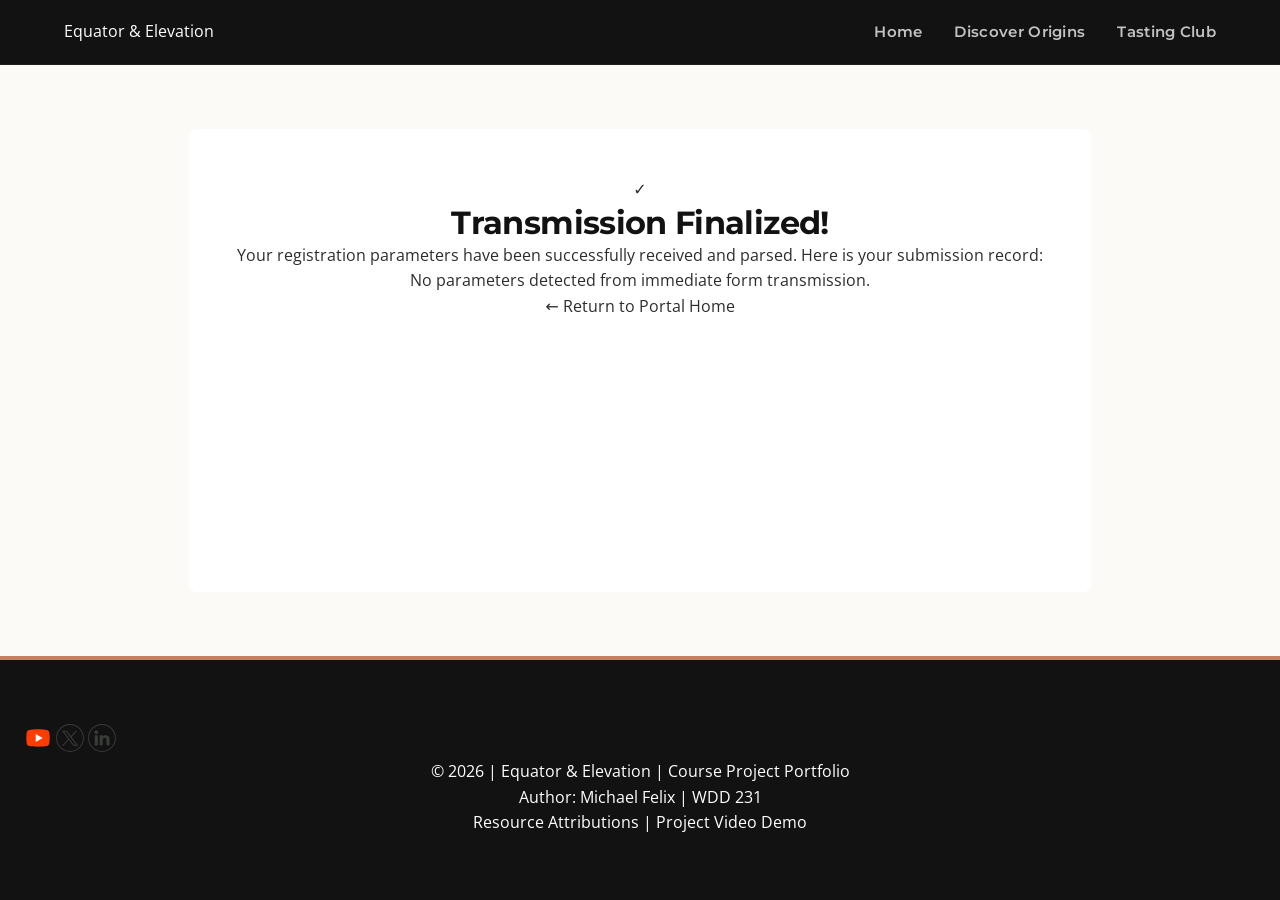
<file: thank-you.html>
<!DOCTYPE html>
<html lang="en">
<head>
    <meta charset="UTF-8">
    <meta name="viewport" content="width=device-width, initial-scale=1.0">
    <title>Submission Verified | Equator &amp; Elevation</title>
    <meta name="description" content="Confirmation page displaying parsed data parameters for successfully processed form submissions.">
    <meta name="author" content="Michael Felix">
    
    <!-- Restrict search engine ranking on transactional processing nodes -->
    <meta name="robots" content="noindex">
    
    <link rel="icon" href="images/favicon.ico" type="image/x-icon">

    <!-- Performance Critical Font Preloads -->
    <link rel="preconnect" href="https://fonts.googleapis.com">
    <link rel="preconnect" href="https://fonts.gstatic.com" crossorigin>
    <link href="https://fonts.googleapis.com/css2?family=Montserrat:wght@700&family=Open+Sans:wght@400;600&display=swap" rel="stylesheet">
    
    <!-- Stylesheets -->
    <link rel="stylesheet" href="styles/base.css">
    <link rel="stylesheet" href="styles/layout.css">
    <link rel="stylesheet" href="styles/components.css">

    <!-- Script Engine Execution Architecture -->
    <script src="scripts/main.js" type="module" defer></script>
</head>
<body>

    <a href="#main-content" class="skip-link">Skip to main content</a>

    <header>
        <div class="header-container">
            <div class="logo-area">
                <span class="site-title">Equator &amp; Elevation</span>
            </div>
            
            <button id="menu-toggle" aria-label="Toggle Navigation Menu" aria-expanded="false">
                <span class="hamburger-bar"></span>
                <span class="hamburger-bar"></span>
                <span class="hamburger-bar"></span>
            </button>

            <nav id="primary-nav">
                <ul>
                    <li><a href="index.html">Home</a></li>
                    <li><a href="discover.html">Discover Origins</a></li>
                    <li><a href="join.html">Tasting Club</a></li>
                </ul>
            </nav>
        </div>
    </header>

    <main id="main-content" class="thank-you-layout">
        <div class="confirmation-box">
            <div class="check-mark" aria-hidden="true">✓</div>
            <h1>Transmission Finalized!</h1>
            <p>Your registration parameters have been successfully received and parsed. Here is your submission record:</p>
            
            <div id="formDataOutput" class="query-data-display">
                <p class="status-msg">Extracting incoming data vectors...</p>
            </div>
            
            <a href="index.html" class="back-home-link">← Return to Portal Home</a>
        </div>
    </main>

    <footer>
        <div class="footer-middle">
            <div class="social-icons">
                <a href="https://youtube.com" aria-label="YouTube" target="_blank" rel="noopener"><img src="images/you.svg" alt="YouTube Logo" width="28" height="28"></a>
                <a href="https://twitter.com" aria-label="Twitter" target="_blank" rel="noopener"><img src="images/offline.svg" alt="Twitter Logo" width="28" height="28"></a>
                <a href="https://linkedin.com" aria-label="LinkedIn" target="_blank" rel="noopener"><img src="images/linkedin.svg" alt="LinkedIn Logo" width="28" height="28"></a>
            </div>
        </div>

        <div class="footer-container">
            <p>&copy; <span id="current-year"></span> | Equator &amp; Elevation | Course Project Portfolio</p>
            <p>Author: Michael Felix | WDD 231</p>
            <div class="footer-links">
                <a href="attributions.html">Resource Attributions</a> | 
                <a href="https://youtu.be/P3ZWhedga5k" target="_blank" rel="noopener">Project Video Demo</a>
            </div>
        </div>
    </footer>

    <!-- Injected Form Parser Utility Engine -->
    <script>
        document.addEventListener("DOMContentLoaded", () => {
            const queryDataStream = new URLSearchParams(window.location.search);
            const dataDisplayArea = document.getElementById("formDataOutput");
            
            if (queryDataStream.size > 0) {
                dataDisplayArea.innerHTML = "";
                const dataList = document.createElement("dl");
                dataList.className = "sanitized-data-list";
                
                queryDataStream.forEach((value, key) => {
                    // Split camelCase and replace snake_case or hyphens with clean word spacing
                    let visualKey = key.replace(/([A-Z])/g, ' $1')
                                       .replace(/[_-]/g, ' ')
                                       .trim();
                    visualKey = visualKey.charAt(0).toUpperCase() + visualKey.slice(1);
                    
                    const dt = document.createElement("dt");
                    dt.textContent = visualKey;
                    
                    // Replace URL plus signs with readable standard typography spaces
                    const sanitizedValue = value ? decodeURIComponent(value.replace(/\+/g, ' ')) : "Omitted";
                    
                    const dd = document.createElement("dd");
                    dd.textContent = sanitizedValue;
                    
                    dataList.appendChild(dt);
                    dataList.appendChild(dd);
                });
                dataDisplayArea.appendChild(dataList);
            } else {
                dataDisplayArea.innerHTML = "<p class='error-msg'>No parameters detected from immediate form transmission.</p>";
            }

            // Fallback dynamic script runtime injection for local execution checks
            const yearSpan = document.getElementById("current-year");
            if (yearSpan && !yearSpan.textContent) {
                yearSpan.textContent = new Date().getFullYear();
            }
        });
    </script>
</body>
</html>
</file>
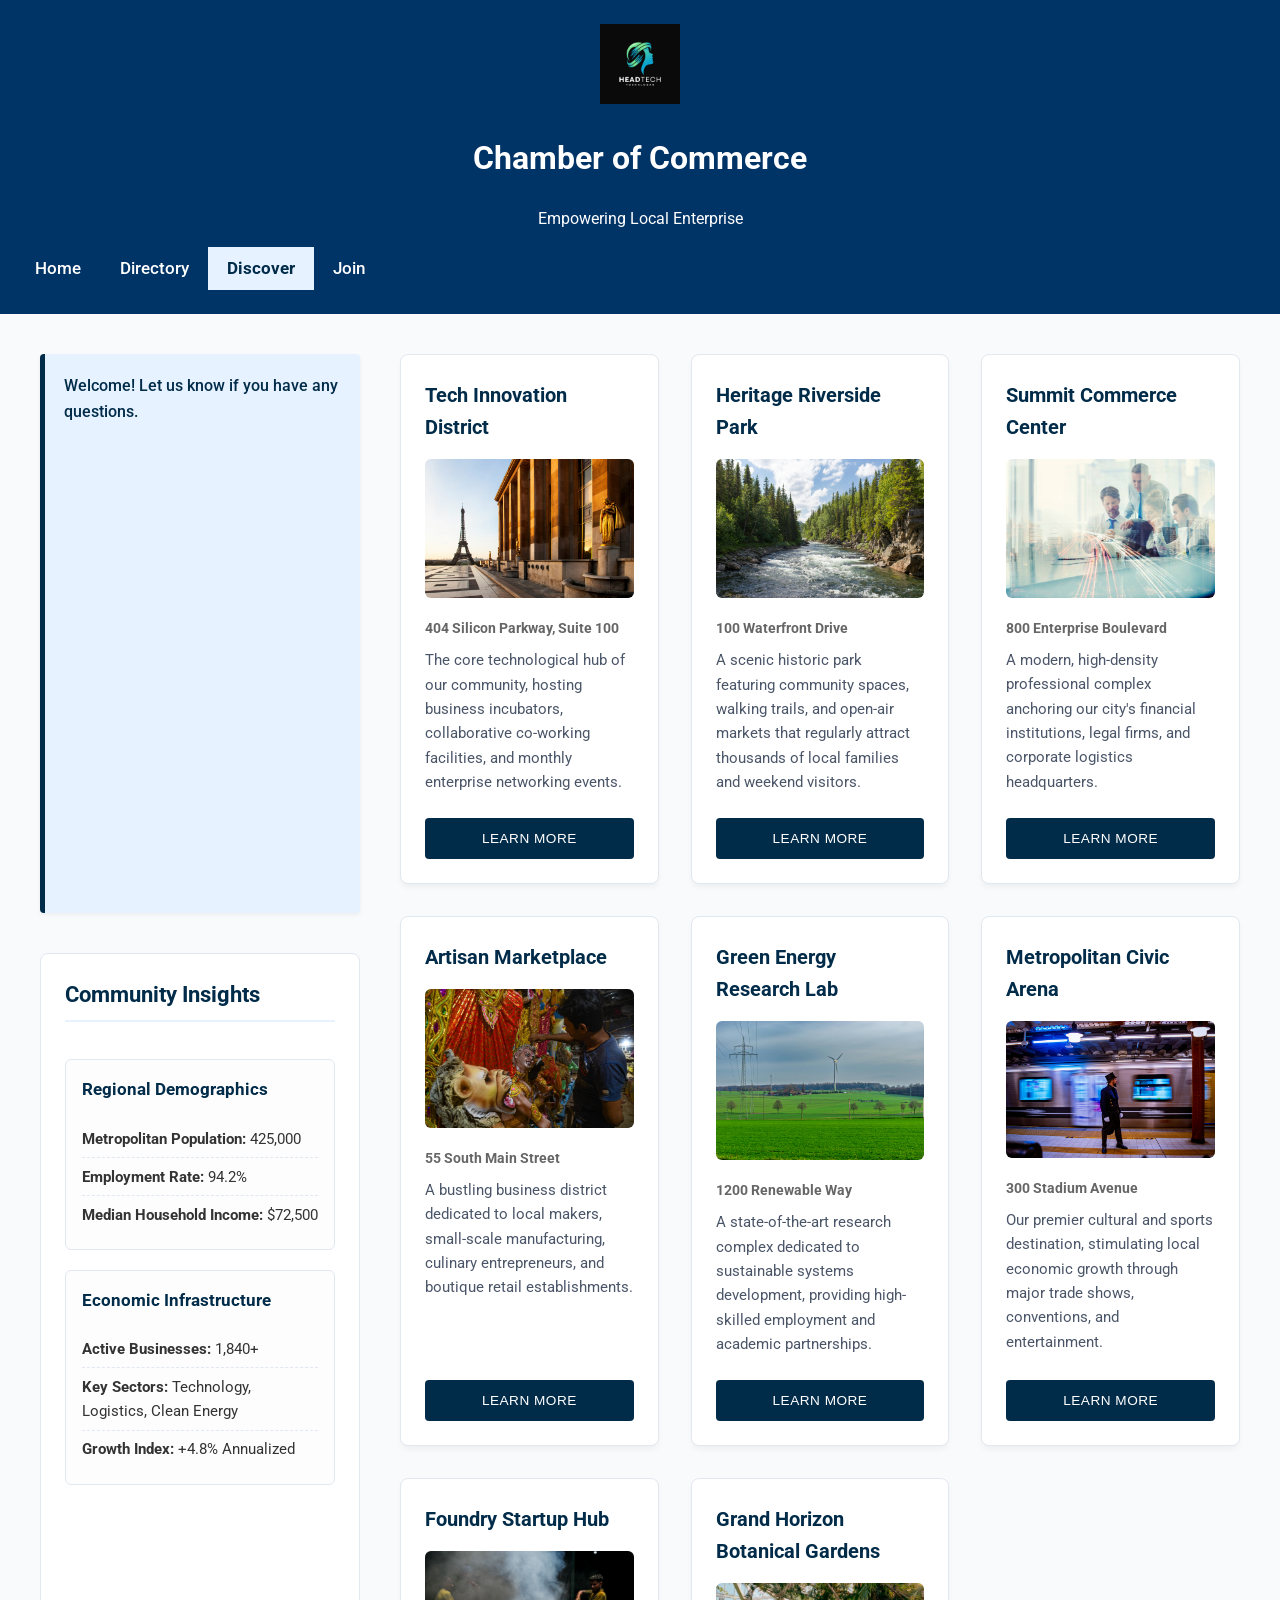
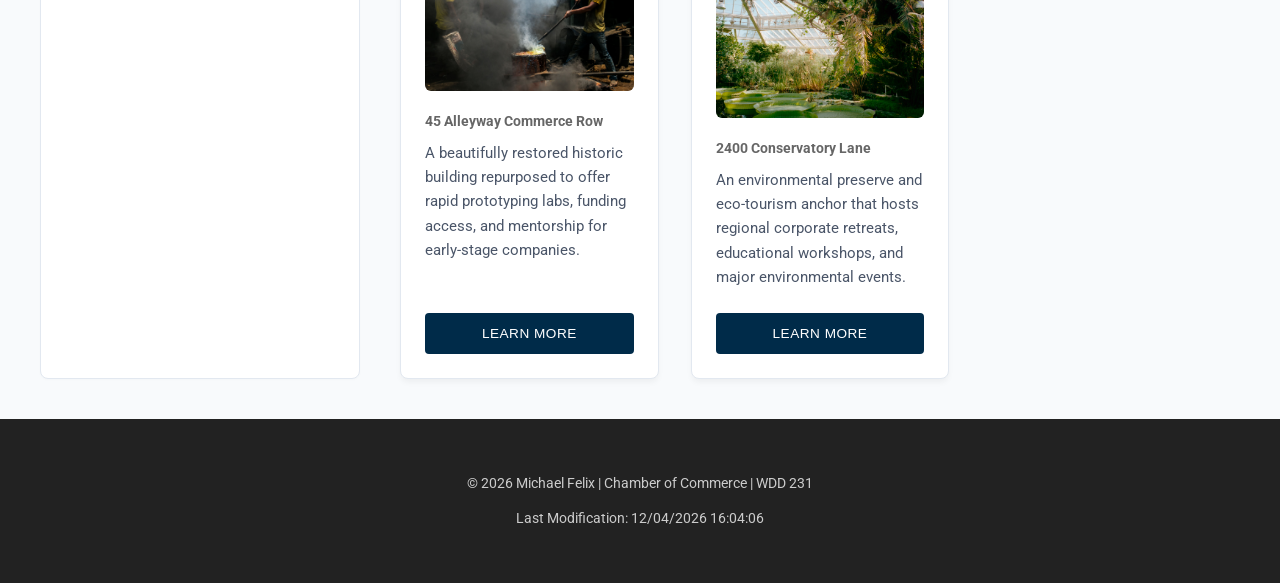
<file: chamber/discover.html>
<!DOCTYPE html>
<html lang="en">
<head>
    <meta charset="UTF-8">
    <meta name="viewport" content="width=device-width, initial-scale=1.0">
    <title>Chamber of Commerce - Discover Page</title>
    <meta name="description" content="Discover local attractions, business districts, and institutional highlights inside our community platform database grid.">
    <meta name="author" content="Michael Felix">

    <link rel="icon" href="images/tech.png" type="image/png">

    <meta property="og:title" content="Chamber of Commerce - Discover Our Community">
    <meta property="og:description" content="Explore thriving local business districts, community highlights, and regional economic stats inside our professional network.">
    <meta property="og:image" content="https://dujadin22.github.io/wdd231/chamber/images/tech.png">
    <meta property="og:url" content="https://dujadin22.github.io/wdd231/chamber/discover.html">
    <meta property="og:type" content="website">

    <link rel="preconnect" href="https://fonts.googleapis.com">
    <link rel="preconnect" href="https://fonts.gstatic.com" crossorigin>
    <link href="https://fonts.googleapis.com/css2?family=Roboto:ital,wght@0,300;0,400;0,500;0,700;1,400&display=swap" rel="stylesheet">

    <link rel="stylesheet" href="styles/small.css">
    <link rel="stylesheet" href="styles/discover.css">

    <script src="scripts/discover.js" type="module" defer></script>
</head>
<body>

    <header>
        <div class="header-container">
            <img src="images/tech.png" alt="Chamber of Commerce Branding Logo" class="logo" width="80" height="80">
            <div class="title-area">
                <h1>Chamber of Commerce</h1>
                <p class="tagline">Empowering Local Enterprise</p>
            </div>
        </div>
        
        <nav class="navigation-bar">
            <button id="menuButton" aria-label="Toggle Menu Navigation" aria-expanded="false">
                <span class="hamburger">&#9776;</span>
                <span class="close-x">X</span>
            </button>
            <ul class="nav-links" id="navLinks">
                <li><a href="index.html">Home</a></li>
                <li><a href="directory.html">Directory</a></li>
                <li><a href="discover.html" class="active">Discover</a></li>
                <li><a href="join.html">Join</a></li>
            </ul>
        </nav>
    </header>

    <main class="discover-grid">
        
        <div id="visitorMessage" class="visitor-message">Loading visitor timeline history...</div>

        <aside class="sidebar">
            <h2>Community Insights</h2>
            
            <section class="stats-card">
                <h3>Regional Demographics</h3>
                <ul class="stats-list">
                    <li><strong>Metropolitan Population:</strong> 425,000</li>
                    <li><strong>Employment Rate:</strong> 94.2%</li>
                    <li><strong>Median Household Income:</strong> $72,500</li>
                </ul>
            </section>

            <section class="stats-card">
                <h3>Economic Infrastructure</h3>
                <ul class="stats-list">
                    <li><strong>Active Businesses:</strong> 1,840+</li>
                    <li><strong>Key Sectors:</strong> Technology, Logistics, Clean Energy</li>
                    <li><strong>Growth Index:</strong> +4.8% Annualized</li>
                </ul>
            </section>
        </aside>

        <section id="cardsContainer">
            <noscript>
                <div class="noscript-error">
                    <p><strong>JavaScript Required:</strong> This directory interface requires JavaScript execution to load and render the content pipeline array.</p>
                </div>
            </noscript>
        </section>

    </main>

    <footer>
        <p>&copy; <span id="currentYear"></span> Michael Felix | Chamber of Commerce | WDD 231</p>
        <p id="lastModified"></p>
    </footer>

</body>
</html>
</file>
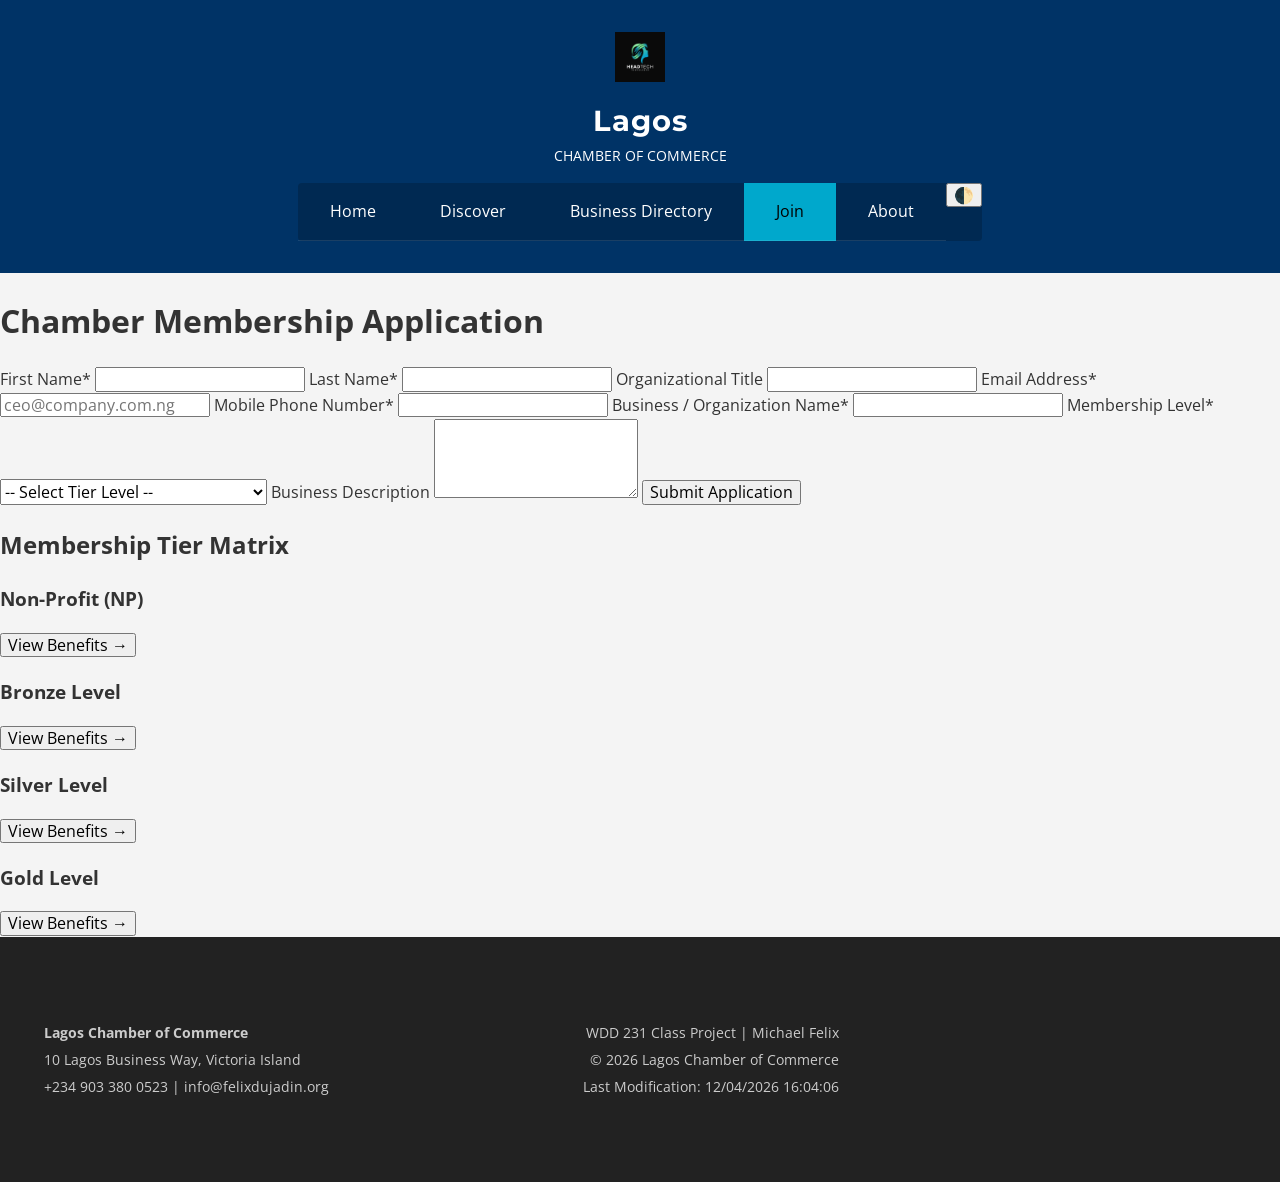
<file: chamber/join.html>
<!DOCTYPE html>
<html lang="en-US">
<head>
    <meta charset="UTF-8">
    <meta name="viewport" content="width=device-width, initial-scale=1.0">
    <title>Join the Chamber | Lagos Chamber of Commerce</title>
    
    <meta name="description" content="Apply for Lagos Chamber of Commerce membership. Choose a tier to unlock corporate networking, training, and ad opportunities.">
    <meta name="author" content="Michael Felix">
    
    <meta property="og:title" content="Join the Lagos Chamber of Commerce">
    <meta property="og:description" content="Advance your business footprint in Nigeria. Apply today to network with corporate leaders and expand your enterprise reach.">
    <meta property="og:type" content="website">
    
    <meta property="og:url" content="https://dujadin22.github.io/wdd231/chamber/join.html">
    <meta property="og:image" content="https://dujadin22.github.io/wdd231/chamber/images/tech.png">
    <meta property="og:image:secure_url" content="https://dujadin22.github.io/wdd231/chamber/images/tech.png">
    <meta property="og:image:type" content="image/png">

    <link rel="icon" href="images/favicon.ico" type="image/x-icon">

    <link rel="preconnect" href="https://fonts.googleapis.com">
    <link rel="preconnect" href="https://fonts.gstatic.com" crossorigin>
    <link href="https://fonts.googleapis.com/css2?family=Montserrat:wght@700&family=Open+Sans:wght@400;600&display=swap" rel="stylesheet">

    <link rel="stylesheet" href="styles/normalize.css">
    <link rel="stylesheet" href="styles/small.css">
    <link rel="stylesheet" href="styles/larger.css" media="(min-width: 64rem)">
    
    <script src="scripts/main.js" defer></script>
    <script src="scripts/join.js" defer></script>
</head>
<body>
    <a href="#main-content" class="visually-hidden">Skip to main content</a>

    <header>
        <div class="logo-box">
            <img src="images/tech.png" alt="Lagos Chamber Logo" width="50" height="50">
            <div class="title-sub">
                <div class="header-site-title">Lagos</div>
                <span>Chamber of Commerce</span>
            </div>
        </div>
        
        <nav>
            <button id="menu-toggle" aria-label="Toggle Navigation Menu">
                <span class="hamburger">&#9776;</span>
                <span class="close-x">X</span>
            </button>
            <ul id="primary-nav">
                <li><a href="index.html">Home</a></li>
                <li><a href="discover.html">Discover</a></li>
                <li><a href="directory.html">Business Directory</a></li>
                <li><a href="join.html" class="active">Join</a></li>
                <li><a href="about.html">About</a></li>
                <li><button id="theme-toggle" title="Toggle Dark Mode">🌓</button></li>
            </ul>
        </nav>
    </header>

    <main id="main-content" class="join-main-grid">
        <h1>Chamber Membership Application</h1>
        
        <section class="form-container">
            <form method="get" action="thankyou.html">
                <label>First Name*
                    <input type="text" name="firstName" autocomplete="given-name" title="Enter your official first name" required>
                </label>

                <label>Last Name*
                    <input type="text" name="lastName" autocomplete="family-name" title="Enter your legal family name" required>
                </label>

                <label>Organizational Title
                    <input type="text" name="orgTitle" autocomplete="organization-title" title="Alpha characters, hyphens, and spaces only. Minimum 7 characters." pattern="[A-Za-z\s\-]{7,}">
                </label>

                <label>Email Address*
                    <input type="email" name="email" autocomplete="email" placeholder="ceo@company.com.ng" title="Provide a valid enterprise email address" required>
                </label>

                <label>Mobile Phone Number*
                    <input type="tel" name="phone" autocomplete="tel" title="Provide a working primary mobile contact string" required>
                </label>

                <label>Business / Organization Name*
                    <input type="text" name="orgName" autocomplete="organization" title="Enter your legal registered corporate entity title" required>
                </label>

                <label>Membership Level*
                    <select name="membershipLevel" required title="Select your desired level tier">
                        <option value="" disabled selected>-- Select Tier Level --</option>
                        <option value="np">Non-Profit Membership (No Fee)</option>
                        <option value="bronze">Bronze Membership</option>
                        <option value="silver">Silver Membership</option>
                        <option value="gold">Gold Membership</option>
                    </select>
                </label>

                <label>Business Description
                    <textarea name="description" title="Provide a short synopsis of your company operations or mission statement" rows="4"></textarea>
                </label>

                <input type="hidden" name="timestamp" id="form-timestamp">

                <input type="submit" value="Submit Application" class="submit-btn">
            </form>
        </section>

        <section class="membership-cards-container">
            <h2>Membership Tier Matrix</h2>
            <div class="tier-grid">
                <div class="tier-card animate-load">
                    <h3>Non-Profit (NP)</h3>
                    <button type="button" class="modal-trigger-btn" data-target="modal-np">View Benefits &rarr;</button>
                </div>
                <div class="tier-card animate-load">
                    <h3>Bronze Level</h3>
                    <button type="button" class="modal-trigger-btn" data-target="modal-bronze">View Benefits &rarr;</button>
                </div>
                <div class="tier-card animate-load">
                    <h3>Silver Level</h3>
                    <button type="button" class="modal-trigger-btn" data-target="modal-silver">View Benefits &rarr;</button>
                </div>
                <div class="tier-card animate-load">
                    <h3>Gold Level</h3>
                    <button type="button" class="modal-trigger-btn" data-target="modal-gold">View Benefits &rarr;</button>
                </div>
            </div>
        </section>
    </main>

    <dialog id="modal-np" class="benefit-modal">
        <div class="modal-content">
            <h2>Non-Profit Tier Features</h2>
            <p><strong>Cost:</strong> ₦0 / Year (Requires valid NGO / Non-profit registration papers)</p>
            <ul>
                <li>Access to the standard general assembly community network.</li>
                <li>Basic directory listing inclusion with corporate title and link.</li>
                <li>Standard pricing entry access to monthly open mixers.</li>
            </ul>
            <button type="button" class="modal-close-btn">Close Panel</button>
        </div>
    </dialog>

    <dialog id="modal-bronze" class="benefit-modal">
        <div class="modal-content">
            <h2>Bronze Tier Features</h2>
            <p><strong>Cost:</strong> ₦150,000 / Year</p>
            <ul>
                <li>General community assembly ecosystem access.</li>
                <li>Enhanced directory placement featuring phone and corporate address metadata.</li>
                <li>10% discounted admission pricing passes to standard training forums.</li>
            </ul>
            <button type="button" class="modal-close-btn">Close Panel</button>
        </div>
    </dialog>

    <dialog id="modal-silver" class="benefit-modal">
        <div class="modal-content">
            <h2>Silver Tier Features</h2>
            <p><strong>Cost:</strong> ₦350,000 / Year</p>
            <ul>
                <li>Priority tier placement inside the corporate Business Directory.</li>
                <li>25% discount packages across all localized development summits.</li>
                <li>Rotating secondary home-page banner spotlight visibility eligibility.</li>
                <li>Dedicated invitation privileges to specialized stakeholder mixers.</li>
            </ul>
            <button type="button" class="modal-close-btn">Close Panel</button>
        </div>
    </dialog>

    <dialog id="modal-gold" class="benefit-modal">
        <div class="modal-content">
            <h2>Gold Tier Features</h2>
            <p><strong>Cost:</strong> ₦750,000 / Year</p>
            <ul>
                <li>Prime prominent top-tier sorting architecture positioning across all system directory modules.</li>
                <li>Free unlimited corporate attendance credentials for quarterly economic outlook panels.</li>
                <li>Guaranteed primary Homepage Partner Spotlight placement rotations.</li>
                <li>Direct advisory pipeline channels with external regulatory and trade authorities.</li>
            </ul>
            <button type="button" class="modal-close-btn">Close Panel</button>
        </div>
    </dialog>

    <footer>
        <div class="footer-grid">
            <div class="footer-left">
                <p><strong>Lagos Chamber of Commerce</strong></p>
                <p>10 Lagos Business Way, Victoria Island</p>
                <p>+234 903 380 0523 | info@felixdujadin.org</p>
            </div>
            <div class="footer-right">
                <p>WDD 231 Class Project | Michael Felix</p>
                <p>&copy; <span id="current-year"></span> Lagos Chamber of Commerce</p>
                <p id="last-modified"></p>
            </div>
        </div>
    </footer>
</body>
</html>
</file>
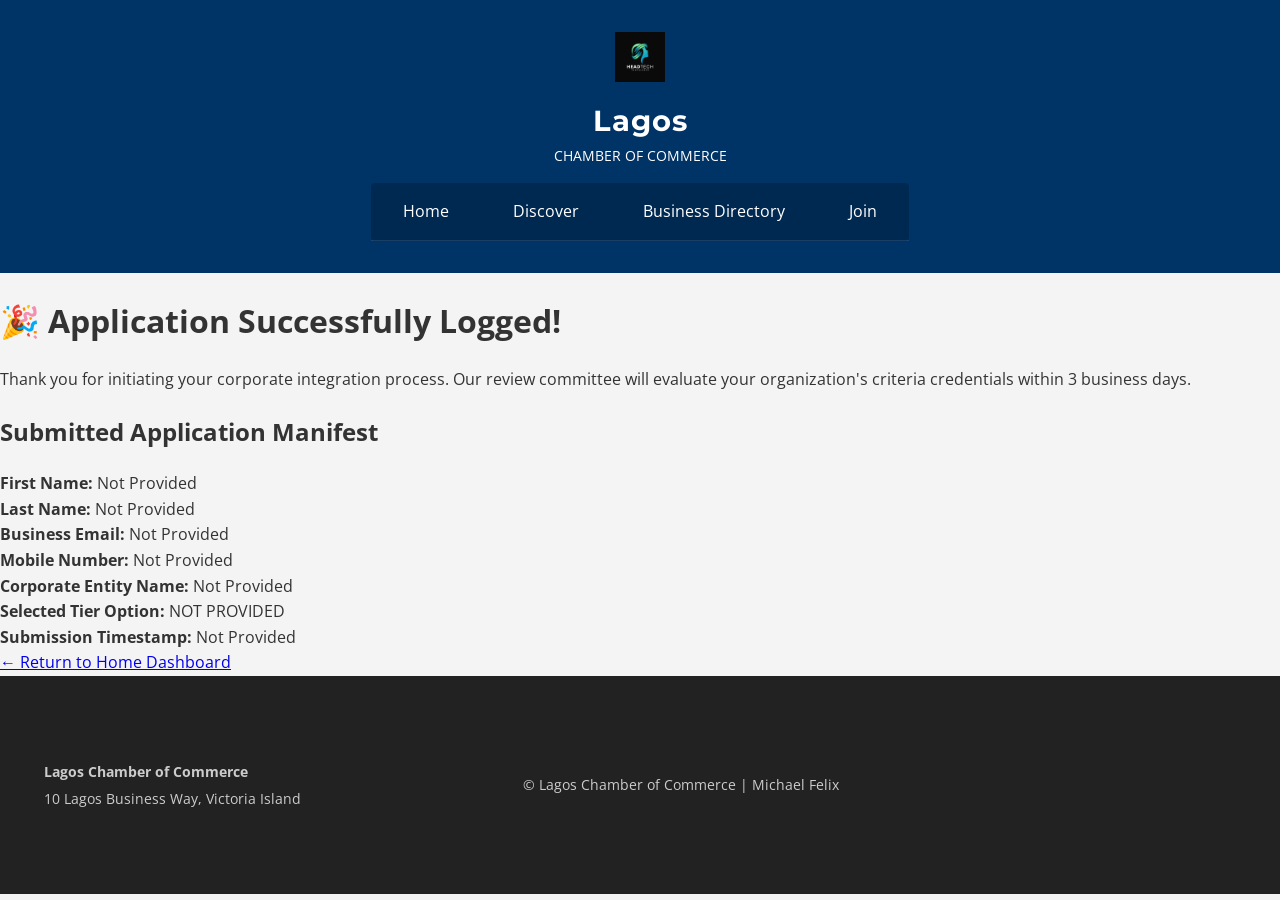
<file: chamber/thankyou.html>
<!DOCTYPE html>
<html lang="en-US">
<head>
    <meta charset="UTF-8">
    <meta name="viewport" content="width=device-width, initial-scale=1.0">
    <title>Application Received | Lagos Chamber of Commerce</title>
    <meta name="description" content="Thank you for submitting your chamber membership application. Review your submitted details and next onboarding pipeline actions.">
    <meta name="author" content="Michael Felix">
    <link rel="icon" href="images/favicon.ico" type="image/x-icon">

    <link rel="preconnect" href="https://fonts.googleapis.com">
    <link rel="preconnect" href="https://fonts.gstatic.com" crossorigin>
    <link href="https://fonts.googleapis.com/css2?family=Montserrat:wght@700&family=Open+Sans:wght@400;600&display=swap" rel="stylesheet">

    <link rel="stylesheet" href="styles/normalize.css">
    <link rel="stylesheet" href="styles/small.css">
    <link rel="stylesheet" href="styles/larger.css" media="(min-width: 64rem)">
    
    <script src="scripts/main.js" defer></script>
    <script src="scripts/thankyou.js" defer></script>
</head>
<body>
    <header>
        <div class="logo-box">
            <img src="images/tech.png" alt="Lagos Chamber Logo" width="50" height="50">
            <div class="title-sub">
                <div class="header-site-title">Lagos</div>
                <span>Chamber of Commerce</span>
            </div>
        </div>
        <nav>
            <ul id="primary-nav">
                <li><a href="index.html">Home</a></li>
                <li><a href="discover.html">Discover</a></li>
                <li><a href="directory.html">Business Directory</a></li>
                <li><a href="join.html">Join</a></li>
            </ul>
        </nav>
    </header>

    <main class="thankyou-container">
        <section class="success-banner">
            <h1>🎉 Application Successfully Logged!</h1>
            <p>Thank you for initiating your corporate integration process. Our review committee will evaluate your organization's criteria credentials within 3 business days.</p>
        </section>

        <section class="data-receipt-card">
            <h2>Submitted Application Manifest</h2>
            <div id="receipt-display-grid">
                <p class="loading-msg">Extracting incoming data pipeline stream parameters...</p>
            </div>
        </section>
        
        <div class="action-links">
            <a href="index.html" class="back-home-btn">&larr; Return to Home Dashboard</a>
        </div>
    </main>

    <footer>
        <div class="footer-grid">
            <div class="footer-left">
                <p><strong>Lagos Chamber of Commerce</strong></p>
                <p>10 Lagos Business Way, Victoria Island</p>
            </div>
            <div class="footer-right">
                <p>&copy; <span id="current-year"></span> Lagos Chamber of Commerce | Michael Felix</p>
            </div>
        </div>
    </footer>
</body>
</html>
</file>
<file: styles/small.css>
/* --- Root Variables & Fonts --- */
/* Note: @import has been removed to satisfy audit requirements. 
   Fonts are now loaded via <link> tags in index.html */

:root {
    --heading-font: 'Montserrat', sans-serif;
    --body-font: 'Montserrat', sans-serif;
    --primary-color: #2c3e50; 
    --accent-color: #e67e22;  
    --text-color: #222;
    --light-gray: #f4f4f4;
    --white: #ffffff;
    --nav-hover: #34495e;
}

/* --- Basic Reset & Base Styles --- */
body {
    font-family: var(--body-font);
    color: var(--text-color);
    line-height: 1.6;
    margin: 0;
    background-color: var(--white);
}

/* Alignment & Proximity: Padding prevents visual tangents */
header, main, footer {
    padding: 1rem 3%; 
}

/* --- Header & Navigation --- */
header {
    background-color: var(--white);
    display: flex;
    align-items: center;
    gap: 1rem;
    border-bottom: 1px solid var(--light-gray);
}

header span {
    font-weight: 700;
    font-size: 1.2rem;
}

#menu {
    margin-left: auto;
    font-size: 2rem;
    background: none;
    border: none;
    cursor: pointer;
    color: var(--primary-color);
    padding: 0.5rem;
}

#menu::before { content: "☰"; }
#menu.show::before { content: "✕"; }

nav {
    background-color: var(--primary-color);
}

.navigation {
    list-style: none;
    margin: 0;
    padding: 0;
    display: none; /* Hidden for mobile toggle */
}

.navigation.show {
    display: block;
}

.navigation li a {
    display: block;
    padding: 1rem;
    color: var(--white);
    text-decoration: none;
    text-align: center;
    transition: background 0.3s ease; /* No twitching on hover */
}

/* Wayfinding & Hover (Repetition/Contrast) */
.navigation li a:hover {
    background-color: var(--nav-hover);
}

.navigation li a.active {
    background-color: rgba(0,0,0,0.3);
    font-weight: bold;
}

/* --- Main Content Layout --- */
h1 {
    text-align: center;
    color: var(--primary-color);
    font-family: var(--heading-font);
}

.card {
    margin: 1.5rem 0;
    border: 1px solid #ddd;
    border-radius: 5px;
    overflow: hidden; /* Keeps headers/images inside radius */
    background-color: var(--white);
}

.card h2 {
    background-color: var(--primary-color);
    color: var(--white);
    margin: 0;
    padding: 0.75rem;
    text-align: center;
    font-size: 1.2rem;
    font-family: var(--heading-font);
}

.card p {
    padding: 1rem;
    margin: 0;
}

/* Image Best Practices */
img {
    max-width: 100%;
    height: auto; 
    display: block;
    margin: 0 auto;
}

/* --- Course Section Styling --- */
.filters {
    display: flex;
    justify-content: center;
    gap: 10px;
    padding: 1.5rem 0;
}

.filters button {
    padding: 0.6rem 1.2rem;
    background-color: var(--primary-color);
    color: var(--white);
    border: none;
    border-radius: 4px;
    cursor: pointer;
    font-family: var(--heading-font);
    transition: background 0.3s ease;
}

.filters button:hover {
    background-color: var(--accent-color);
}

#course-list {
    display: flex;
    flex-wrap: wrap;
    justify-content: center;
    gap: 15px;
    padding: 1rem;
}

/* Course Card Status Styles (Repetition & Contrast) */
.course-pill {
    padding: 1rem;
    border: 1px solid #ccc;
    border-radius: 4px;
    min-width: 110px;
    text-align: center;
    font-weight: bold;
}

.course-pill.completed {
    background-color: var(--accent-color);
    color: var(--white);
    border-color: #d35400;
}

.course-pill.not-completed {
    background-color: var(--light-gray);
    color: var(--text-color);
}

#total-credits {
    text-align: center;
    font-weight: bold;
    padding: 1rem;
    color: var(--primary-color);
}

/* --- Footer --- */
footer {
    text-align: center;
    background-color: var(--primary-color);
    color: var(--white);
    margin-top: 2rem;
}

.social {
    display: flex;
    justify-content: center;
    gap: 2rem;
    padding-bottom: 1rem;
}

.social img {
    filter: brightness(0) invert(1); /* Ensures black SVGs appear white in footer */
    width: 30px;
    height: auto;
}
</file>
<file: styles/large.css>
@media (min-width: 650px) {
    /* Hide Hamburger */
    #menu { display: none; }

    /* Flex Navigation */
    .navigation {
        display: flex; /* Required: Horizontal navigation using CSS Flex */
        justify-content: center;
    }

    .navigation li { 
        flex: 1 1 auto; 
        max-width: 200px; 
    }

    /* Wayfinding styling for large screens */
    .navigation li a.active {
        border-left: none;
        border-bottom: 4px solid var(--accent-color);
    }

    /* Grid Layout for Main Content - Corrected to .grid-container */
    .grid-container {
        display: grid;
        grid-template-columns: 2fr 1fr; /* About Me (Left) | Photo (Right) */
        gap: 30px;
        align-items: start;
    }

    /* Ensure the Courses section spans across both columns */
    .courses {
        grid-column: 1 / -1; 
        margin-top: 20px;
    }

    /* Course Filtering Layout */
    .filters {
        display: flex;
        justify-content: center;
        gap: 15px;
        padding: 1rem;
    }

    .filters button {
        padding: 0.8rem 2rem;
        background-color: var(--primary-color);
        color: white;
        border: none;
        cursor: pointer;
        border-radius: 4px;
        transition: background 0.3s ease;
    }

    .filters button:hover {
        background-color: var(--accent-color);
    }

    /* Responsive Grid for Course Pills */
    #course-list {
        display: grid;
        grid-template-columns: repeat(auto-fit, minmax(200px, 1fr));
        gap: 15px;
        padding: 1rem;
    }
}
</file>
<file: finalproject/styles/base.css>
/* ==========================================================================
   GLOBAL VARIABLES, TOKENS & BASE RESETS
   ========================================================================== */

:root {
    /* Brand Palette Design Tokens */
    --primary-dark: #121212;       /* Deep institutional charcoal/slate */
    --secondary-light: #fcfaf7;    /* Warm cream linen surface canvas */
    --accent-roast: #c08261;       /* Terracotta roasted accent tone */
    --accent-hover: #9c6243;       /* Deeper warm wood tone for interaction states */
    --text-main: #2d2d2d;          /* Soft charcoal readable body text */
    --text-muted: #666666;         /* Clean technical gray for metadata and captions */
    --bg-card: #ffffff;            /* Pure white surface elevation layers */
    --border-soft: #e2dcd5;        /* Premium soft structural borders */
    
    /* Typography Tokens - Fully mapped to your font system headers */
    --font-heading: 'Montserrat', 'Helvetica Neue', system-ui, sans-serif;
    --font-body: 'Open Sans', 'Segoe UI', system-ui, sans-serif;
    
    /* Layout & Micro-Interaction Tokens */
    --max-width: 1200px;
    --border-radius: 8px;          /* Clean contemporary rounding token */
    --transition-smooth: 0.25s cubic-bezier(0.4, 0, 0.2, 1);
}

/* ==========================================================================
   BOX-MODEL NORMALIZATION ENGINE
   ========================================================================== */
/* Forces consistent sizing layout calculations across varying layout metrics */
*, *::before, *::after {
    box-sizing: border-box;
    margin: 0;
    padding: 0;
}

/* ==========================================================================
   GLOBAL DOCUMENT LAYOUT BASELINE
   ========================================================================== */
body {
    font-family: var(--font-body);
    color: var(--text-main);
    background-color: var(--secondary-light);
    line-height: 1.6;
    display: flex;
    flex-direction: column;
    min-height: 100vh;
    -webkit-font-smoothing: antialiased;
    -moz-osx-font-smoothing: grayscale;
}

/* Sticky Footer Content Stretching Architecture */
main {
    flex-grow: 1;
}

/* ==========================================================================
   TYPOGRAPHIC HIERARCHY Baseline Rules
   ========================================================================== */
h1, h2, h3, h4, h5, h6 {
    font-family: var(--font-heading);
    color: var(--primary-dark);
    font-weight: 700;
    letter-spacing: -0.02em;
    line-height: 1.25;
}

/* Anchor Link Structural Resets */
a {
    color: inherit;
    text-decoration: none;
    transition: color var(--transition-smooth);
}

/* Ensure images scale fluidly with bounding boxes */
img {
    max-width: 100%;
    height: auto;
}

/* ==========================================================================
   ACCESSIBILITY ENGINE (Screen Reader Skip-Link)
   ========================================================================== */
/* Moves element safely completely outside the viewport bounds until focused */
.skip-link {
    position: absolute;
    top: -100px;
    left: 1rem;
    background-color: var(--accent-roast);
    color: #ffffff;
    padding: 0.8rem 1.5rem;
    z-index: 1000;
    font-family: var(--font-heading);
    font-weight: 600;
    font-size: 0.9rem;
    text-transform: uppercase;
    letter-spacing: 0.05em;
    border-radius: 0 0 var(--border-radius) var(--border-radius);
    transition: top 0.2s cubic-bezier(0.4, 0, 0.2, 1);
}

/* Snaps beautifully into view when tabbed into by a keyboard navigator */
.skip-link:focus {
    top: 0;
    outline: 2px solid var(--primary-dark);
}
</file>
<file: finalproject/styles/layout.css>
/* ==========================================================================
   SITE-WIDE STRUCTURAL LAYOUTS & RESPONSIVE GRID SYSTEMS
   ========================================================================== */

/* Global Structural Header Constraints */
header {
    background-color: var(--primary-dark);
    color: #ffffff;
    position: sticky;
    top: 0;
    z-index: 900;
    border-bottom: 1px solid rgba(255, 255, 255, 0.05);
}

.header-container {
    max-width: var(--max-width);
    margin: 0 auto;
    padding: 1.2rem 1.5rem;
    display: flex;
    align-items: center;
    justify-content: space-between;
}

/* 1. PROFESSIONAL ZONING: Alternating background colors create visual chapters */
main > section:nth-child(even) {
    background-color: #ffffff;
    border-top: 1px solid var(--border-soft);
    border-bottom: 1px solid var(--border-soft);
}

main > section:nth-child(odd) {
    background-color: var(--secondary-light);
}

/* 2. RHYTHMIC SPACING: Generous padding for a luxury "air" effect */
main > section {
    padding: 5rem 1.5rem;
}

/* Directory Header Group */
.directory-header-group {
    max-width: var(--max-width);
    margin: 0 auto 1rem;
    display: flex;
    justify-content: space-between;
    align-items: center;
    flex-wrap: wrap;
    gap: 2rem;
}

.directory-intro h1 {
    font-size: 2.5rem;
    margin-bottom: 0.5rem;
}

.filter-controls-area {
    display: flex;
    flex-direction: column;
    gap: 0.5rem;
}

.filter-controls-area select {
    padding: 0.6rem 2.5rem 0.6rem 1rem;
    font-family: var(--font-body);
    font-size: 1rem;
    color: var(--text-main);
    background-color: var(--bg-card);
    border: 1px solid var(--border-soft);
    border-radius: var(--border-radius);
    outline: none;
    cursor: pointer;
    transition: border-color var(--transition-smooth);
}

/* 3. FLUID RESPONSIVE GRIDS */
.coffee-grid, 
.features-grid {
    max-width: var(--max-width);
    margin: 0 auto;
    display: grid;
    grid-template-columns: repeat(auto-fill, minmax(320px, 1fr));
    gap: 2.5rem;
}

/* Global Footer */
footer {
    background-color: var(--primary-dark);
    color: #ffffff;
    padding: 4rem 1.5rem;
    margin-top: 0; /* Removed manual margin to rely on section padding */
    border-top: 4px solid var(--accent-roast);
}

.footer-container {
    max-width: var(--max-width);
    margin: 0 auto;
    text-align: center;
}

/* RESPONSIVE BREAKPOINTS */
@media (max-width: 768px) {
    main > section {
        padding: 3rem 1.5rem;
    }
    .directory-header-group {
        flex-direction: column;
        align-items: flex-start;
    }
    .filter-controls-area {
        width: 100%;
    }
}
</file>
<file: finalproject/styles/components.css>
/* ==========================================================================
   COMPONENT UI SYSTEM - EQUATOR & ELEVATION
   ========================================================================== */

/* 1. Navigation & Hamburger Menu */
#primary-nav ul {
    list-style: none;
    display: flex;
    gap: 2rem;
}

#primary-nav a {
    font-family: var(--font-heading);
    font-weight: 600;
    font-size: 0.95rem;
    letter-spacing: 0.02em;
    color: rgba(255, 255, 255, 0.75);
    padding: 0.5rem 0;
    position: relative;
}

#primary-nav a:hover, #primary-nav a.active { color: #ffffff; }

#primary-nav a::after {
    content: '';
    position: absolute;
    bottom: 0;
    left: 0;
    width: 0;
    height: 2px;
    background-color: var(--accent-roast);
    transition: width var(--transition-smooth);
}

#primary-nav a:hover::after, #primary-nav a.active::after { width: 100%; }

#menu-toggle {
    display: none;
    background: none;
    border: none;
    cursor: pointer;
    padding: 0.5rem;
    z-index: 999;
}

#menu-toggle .hamburger-bar {
    display: block;
    width: 24px;
    height: 2px;
    background-color: #ffffff;
    margin: 5px 0;
    transition: transform var(--transition-smooth), opacity var(--transition-smooth);
}

/* 2. Directory & Feature Cards */
.directory-card, .feature-card {
    background: var(--bg-card);
    border: 1px solid var(--border-soft);
    border-radius: var(--border-radius);
    padding: 2rem;
    display: flex;
    flex-direction: column;
    height: 100%; 
    transition: transform var(--transition-smooth), box-shadow var(--transition-smooth);
}

.directory-card:hover, .feature-card:hover {
    transform: translateY(-5px);
    box-shadow: 0 15px 30px rgba(0,0,0,0.1);
}

.card-image-wrapper img {
    width: 100%;
    height: 220px;
    object-fit: cover;
    border-radius: calc(var(--border-radius) - 2px) calc(var(--border-radius) - 2px) 0 0;
}

.submit-btn {
    margin-top: auto;
    background: var(--primary-dark);
    color: #ffffff;
    padding: 0.8rem;
    border: none;
    border-radius: 4px;
    cursor: pointer;
    text-transform: uppercase;
    font-weight: 600;
    font-size: 0.85rem;
}

/* 3. Modal Overlay System */
.modal-overlay {
    position: fixed;
    top: 0;
    left: 0;
    width: 100%;
    height: 100%;
    background: rgba(0, 0, 0, 0.7);
    display: flex;
    justify-content: center;
    align-items: center;
    z-index: 2000;
}

.modal-content {
    background: #ffffff;
    width: 90%;
    max-width: 500px;
    padding: 2.5rem;
    border-radius: var(--border-radius);
    position: relative;
}

/* 4. Form & Confirmation Layouts */
.form-wrapper-block {
    max-width: 650px;
    margin: 4rem auto;
    padding: 2.5rem;
    background: #ffffff;
    border: 1px solid var(--border-soft);
    border-radius: var(--border-radius);
    box-shadow: 0 4px 12px rgba(0,0,0,0.05);
}

.custom-form {
    display: flex;
    flex-direction: column;
    gap: 1.5rem;
}

.custom-form fieldset {
    border: none;
    padding: 0;
    margin: 0;
}

.custom-form legend {
    font-family: var(--font-heading);
    font-weight: 700;
    font-size: 1.2rem;
    color: var(--primary-dark);
    margin-bottom: 1rem;
    padding-bottom: 0.5rem;
    border-bottom: 2px solid var(--accent-roast);
    width: 100%;
}

.custom-form label {
    display: block;
    font-weight: 600;
    margin-bottom: 0.4rem;
}

.custom-form input[type="text"],
.custom-form input[type="email"],
.custom-form input[type="tel"],
.custom-form textarea {
    width: 100%;
    padding: 0.8rem;
    border: 1px solid var(--border-soft);
    border-radius: 4px;
    font-family: var(--font-body);
}

.thank-you-layout { display: flex; justify-content: center; padding: 4rem 1.5rem; }
.confirmation-box { background: var(--bg-card); padding: 3rem; text-align: center; border-radius: var(--border-radius); }

/* 5. Responsive Breakpoint Engines */
@media (max-width: 768px) {
    #menu-toggle { display: block; }
    #primary-nav { position: absolute; top: 100%; left: 0; width: 100%; background: var(--primary-dark); max-height: 0; overflow: hidden; transition: max-height var(--transition-smooth); }
    #primary-nav.open { max-height: 350px; }
}

/* 6. Spotlight Highlight Component */
.featured-highlights {
    max-width: var(--max-width);
    margin: 0 auto;
}

.highlight-container {
    margin-top: 2.5rem;
}

.highlight-item {
    display: flex;
    align-items: center;
    background: var(--bg-card);
    border: 1px solid var(--border-soft);
    border-radius: var(--border-radius);
    overflow: hidden; /* Ensures image respects the border-radius */
}

.highlight-item img {
    flex: 1;
    height: 400px;
    object-fit: cover;
    display: block;
}

.highlight-text {
    flex: 1;
    padding: 3rem;
    display: flex;
    flex-direction: column;
    gap: 1rem;
}

.highlight-text h3 {
    font-size: 1.8rem;
    margin: 0;
}

/* Mobile Alignment: Stack for readability */
@media (max-width: 768px) {
    .highlight-item {
        flex-direction: column;
    }
    .highlight-item img {
        width: 100%;
        height: 250px;
    }
    .highlight-text {
        padding: 2rem;
    }
}
</file>
<file: SITEPLAN/site-plan.css>
/* Import Valid Google Font Specifications */
@import url('https://fonts.googleapis.com/css2?family=Inter:wght@600;700&family=Open+Sans:wght@400;500&display=swap');

/* Strict Definition of Project Colors & Fonts Variable System */
:root {
    --primary-color: #0f172a;       /* Slate Navy */
    --secondary-color: #036c4e;     /* Deep Pulse Emerald - Compliant with WCAG AA standards */
    --neutral-light: #f8fafc;       /* Canvas Light */
    --neutral-dark: #334155;        /* Charcoal Text */
    --white: #ffffff;
    
    --heading-font: 'Inter', sans-serif;
    --body-font: 'Open Sans', sans-serif;
}

/* Base Document Formatting Blocks Reset */
* {
    box-sizing: border-box;
    margin: 0;
    padding: 0;
}

body {
    font-family: var(--body-font);
    background-color: var(--neutral-light);
    color: var(--neutral-dark);
    line-height: 1.6;
    padding: 24px;
}

/* Styled Structural Layout Components */
header {
    background-color: var(--primary-color);
    color: var(--white);
    padding: 45px 20px;
    text-align: center;
    border-radius: 8px;
    margin-bottom: 35px;
}

header h1 {
    font-family: var(--heading-font);
    font-size: 2.4rem;
    margin-bottom: 8px;
    letter-spacing: -0.025em;
}

/* Fixed Subtitle Contrast: Changed to #e2e8f0 for 11.4:1 contrast ratio against navy */
.subtitle {
    font-size: 1.1rem;
    color: #e2e8f0;
}

main {
    max-width: 1050px;
    margin: 0 auto;
}

section {
    margin: 40px 0;
}

h2 {
    font-family: var(--heading-font);
    color: var(--primary-color);
    font-size: 1.75rem;
    margin-bottom: 20px;
    border-left: 6px solid var(--secondary-color);
    padding-left: 14px;
}

h3 {
    font-family: var(--heading-font);
    color: var(--primary-color);
    margin-bottom: 12px;
}

p {
    margin-bottom: 14px;
}

ul {
    margin-left: 24px;
    margin-bottom: 14px;
}

li {
    margin-bottom: 12px;
}

hr {
    border: 0;
    height: 1px;
    background: #e2e8f0;
    margin: 40px 0;
}

/* Custom Card & Text Format Utilities */
.card {
    background-color: var(--white);
    padding: 24px;
    border-radius: 8px;
    border: 1px solid #e2e8f0;
    box-shadow: 0 1px 3px rgba(15, 23, 42, 0.04);
}

.domain {
    background-color: #f1f5f9;
    padding: 3px 8px;
    border-radius: 4px;
    color: var(--secondary-color);
    font-weight: 600;
}

/* Palette Display Visual Tool Grid */
.color-grid {
    display: grid;
    grid-template-columns: repeat(auto-fit, minmax(210px, 1fr));
    gap: 24px;
    margin-top: 20px;
}

.color-swatch {
    background: var(--white);
    border: 1px solid #e2e8f0;
    border-radius: 8px;
    padding: 16px;
    text-align: center;
}

.color-swatch h3 {
    font-size: 1.1rem;
    margin-bottom: 6px;
}

.swatch-box {
    height: 95px;
    width: 100%;
    border-radius: 6px;
    margin-bottom: 12px;
    border: 1px solid rgba(0, 0, 0, 0.04);
}

.primary .swatch-box { background-color: var(--primary-color); }
.secondary .swatch-box { background-color: var(--secondary-color); }
.neutral-light .swatch-box { background-color: var(--neutral-light); }
.neutral-dark .swatch-box { background-color: var(--neutral-dark); }

.color-swatch code {
    display: inline-block;
    margin: 6px 0;
    font-weight: 700;
    color: var(--primary-color);
}

.color-swatch p {
    font-size: 0.85rem;
    color: #64748b;
    margin-bottom: 0;
}

/* Typography Visualization Classes */
.font-example {
    margin-bottom: 25px;
    padding-bottom: 25px;
    border-bottom: 1px dashed #e2e8f0;
}

.font-example:last-child {
    margin-bottom: 0;
    padding-bottom: 0;
    border-bottom: none;
}

.heading-font .sample-text {
    font-family: var(--heading-font);
    font-size: 1.25rem;
    font-weight: 700;
    color: var(--primary-color);
}

.body-font .sample-text {
    font-family: var(--body-font);
    font-size: 1.1rem;
}

/* Semantic Abstract Wireframe Mockups */
.wireframe-container {
    display: flex;
    flex-wrap: wrap;
    gap: 24px;
    margin-top: 24px;
}

.wireframe-box {
    background-color: #f1f5f9;
    border: 2px dashed #cbd5e1;
    border-radius: 8px;
    padding: 20px;
    display: flex;
    flex-direction: column;
    gap: 12px;
}

.mobile-view {
    flex: 1;
    min-width: 280px;
    max-width: 340px;
}

.desktop-view {
    flex: 2;
    min-width: 320px;
}

.wf-element {
    background-color: var(--white);
    border: 1px solid #e2e8f0;
    padding: 16px;
    text-align: center;
    font-size: 0.85rem;
    color: #64748b;
    border-radius: 4px;
    font-weight: 500;
}

.wf-grid {
    display: grid;
    grid-template-columns: repeat(3, 1fr);
    gap: 12px;
}

.grid-span-1 {
    grid-column: span 1;
}

.grid-span-2 {
    grid-column: span 2;
}

/* Footer Section Rules */
footer {
    text-align: center;
    margin-top: 60px;
    padding: 24px;
    color: #64748b;
    font-size: 0.9rem;
    border-top: 1px solid #e2e8f0;
}

/* Responsive Overrides for Compact Layout Behavior */
@media (max-width: 650px) {
    .wf-grid {
        grid-template-columns: 1fr;
    }
    .grid-span-1, .grid-span-2 {
        grid-column: span 1;
    }
}
</file>
<file: styles/base.css>
/* ==========================================================================
   GLOBAL VARIABLES, TOKENS & BASE RESETS
   ========================================================================== */

:root {
    /* Brand Palette Design Tokens */
    --primary-dark: #121212;       /* Deep institutional charcoal/slate */
    --secondary-light: #fcfaf7;    /* Warm cream linen surface canvas */
    --accent-roast: #c08261;       /* Terracotta roasted accent tone */
    --accent-hover: #9c6243;       /* Deeper warm wood tone for interaction states */
    --text-main: #2d2d2d;          /* Soft charcoal readable body text */
    --text-muted: #666666;         /* Clean technical gray for metadata and captions */
    --bg-card: #ffffff;            /* Pure white surface elevation layers */
    --border-soft: #e2dcd5;        /* Premium soft structural borders */
    
    /* Typography Tokens - Fully mapped to your font system headers */
    --font-heading: 'Montserrat', 'Helvetica Neue', system-ui, sans-serif;
    --font-body: 'Open Sans', 'Segoe UI', system-ui, sans-serif;
    
    /* Layout & Micro-Interaction Tokens */
    --max-width: 1200px;
    --border-radius: 8px;          /* Clean contemporary rounding token */
    --transition-smooth: 0.25s cubic-bezier(0.4, 0, 0.2, 1);
}

/* ==========================================================================
   BOX-MODEL NORMALIZATION ENGINE
   ========================================================================== */
/* Forces consistent sizing layout calculations across varying layout metrics */
*, *::before, *::after {
    box-sizing: border-box;
    margin: 0;
    padding: 0;
}

/* ==========================================================================
   GLOBAL DOCUMENT LAYOUT BASELINE
   ========================================================================== */
body {
    font-family: var(--font-body);
    color: var(--text-main);
    background-color: var(--secondary-light);
    line-height: 1.6;
    display: flex;
    flex-direction: column;
    min-height: 100vh;
    -webkit-font-smoothing: antialiased;
    -moz-osx-font-smoothing: grayscale;
}

/* Sticky Footer Content Stretching Architecture */
main {
    flex-grow: 1;
}

/* ==========================================================================
   TYPOGRAPHIC HIERARCHY Baseline Rules
   ========================================================================== */
h1, h2, h3, h4, h5, h6 {
    font-family: var(--font-heading);
    color: var(--primary-dark);
    font-weight: 700;
    letter-spacing: -0.02em;
    line-height: 1.25;
}

/* Anchor Link Structural Resets */
a {
    color: inherit;
    text-decoration: none;
    transition: color var(--transition-smooth);
}

/* Ensure images scale fluidly with bounding boxes */
img {
    max-width: 100%;
    height: auto;
}

/* ==========================================================================
   ACCESSIBILITY ENGINE (Screen Reader Skip-Link)
   ========================================================================== */
/* Moves element safely completely outside the viewport bounds until focused */
.skip-link {
    position: absolute;
    top: -100px;
    left: 1rem;
    background-color: var(--accent-roast);
    color: #ffffff;
    padding: 0.8rem 1.5rem;
    z-index: 1000;
    font-family: var(--font-heading);
    font-weight: 600;
    font-size: 0.9rem;
    text-transform: uppercase;
    letter-spacing: 0.05em;
    border-radius: 0 0 var(--border-radius) var(--border-radius);
    transition: top 0.2s cubic-bezier(0.4, 0, 0.2, 1);
}

/* Snaps beautifully into view when tabbed into by a keyboard navigator */
.skip-link:focus {
    top: 0;
    outline: 2px solid var(--primary-dark);
}
</file>
<file: styles/layout.css>
/* ==========================================================================
   SITE-WIDE STRUCTURAL LAYOUTS & RESPONSIVE GRID SYSTEMS
   ========================================================================== */

/* Global Structural Header Constraints */
header {
    background-color: var(--primary-dark);
    color: #ffffff;
    position: sticky;
    top: 0;
    z-index: 900;
    border-bottom: 1px solid rgba(255, 255, 255, 0.05);
}

.header-container {
    max-width: var(--max-width);
    margin: 0 auto;
    padding: 1.2rem 1.5rem;
    display: flex;
    align-items: center;
    justify-content: space-between;
}

/* 1. PROFESSIONAL ZONING: Alternating background colors create visual chapters */
main > section:nth-child(even) {
    background-color: #ffffff;
    border-top: 1px solid var(--border-soft);
    border-bottom: 1px solid var(--border-soft);
}

main > section:nth-child(odd) {
    background-color: var(--secondary-light);
}

/* 2. RHYTHMIC SPACING: Generous padding for a luxury "air" effect */
main > section {
    padding: 5rem 1.5rem;
}

/* Directory Header Group */
.directory-header-group {
    max-width: var(--max-width);
    margin: 0 auto 1rem;
    display: flex;
    justify-content: space-between;
    align-items: center;
    flex-wrap: wrap;
    gap: 2rem;
}

.directory-intro h1 {
    font-size: 2.5rem;
    margin-bottom: 0.5rem;
}

.filter-controls-area {
    display: flex;
    flex-direction: column;
    gap: 0.5rem;
}

.filter-controls-area select {
    padding: 0.6rem 2.5rem 0.6rem 1rem;
    font-family: var(--font-body);
    font-size: 1rem;
    color: var(--text-main);
    background-color: var(--bg-card);
    border: 1px solid var(--border-soft);
    border-radius: var(--border-radius);
    outline: none;
    cursor: pointer;
    transition: border-color var(--transition-smooth);
}

/* 3. FLUID RESPONSIVE GRIDS */
.coffee-grid, 
.features-grid {
    max-width: var(--max-width);
    margin: 0 auto;
    display: grid;
    grid-template-columns: repeat(auto-fill, minmax(320px, 1fr));
    gap: 2.5rem;
}

/* Global Footer */
footer {
    background-color: var(--primary-dark);
    color: #ffffff;
    padding: 4rem 1.5rem;
    margin-top: 0; /* Removed manual margin to rely on section padding */
    border-top: 4px solid var(--accent-roast);
}

.footer-container {
    max-width: var(--max-width);
    margin: 0 auto;
    text-align: center;
}

/* RESPONSIVE BREAKPOINTS */
@media (max-width: 768px) {
    main > section {
        padding: 3rem 1.5rem;
    }
    .directory-header-group {
        flex-direction: column;
        align-items: flex-start;
    }
    .filter-controls-area {
        width: 100%;
    }
}
</file>
<file: styles/components.css>
/* ==========================================================================
   COMPONENT UI SYSTEM - EQUATOR & ELEVATION
   ========================================================================== */

/* 1. Navigation & Hamburger Menu */
#primary-nav ul {
    list-style: none;
    display: flex;
    gap: 2rem;
}

#primary-nav a {
    font-family: var(--font-heading);
    font-weight: 600;
    font-size: 0.95rem;
    letter-spacing: 0.02em;
    color: rgba(255, 255, 255, 0.75);
    padding: 0.5rem 0;
    position: relative;
}

#primary-nav a:hover, #primary-nav a.active { color: #ffffff; }

#primary-nav a::after {
    content: '';
    position: absolute;
    bottom: 0;
    left: 0;
    width: 0;
    height: 2px;
    background-color: var(--accent-roast);
    transition: width var(--transition-smooth);
}

#primary-nav a:hover::after, #primary-nav a.active::after { width: 100%; }

#menu-toggle {
    display: none;
    background: none;
    border: none;
    cursor: pointer;
    padding: 0.5rem;
    z-index: 999;
}

#menu-toggle .hamburger-bar {
    display: block;
    width: 24px;
    height: 2px;
    background-color: #ffffff;
    margin: 5px 0;
    transition: transform var(--transition-smooth), opacity var(--transition-smooth);
}

/* 2. Directory & Feature Cards */
.directory-card, .feature-card {
    background: var(--bg-card);
    border: 1px solid var(--border-soft);
    border-radius: var(--border-radius);
    padding: 2rem;
    display: flex;
    flex-direction: column;
    height: 100%; 
    transition: transform var(--transition-smooth), box-shadow var(--transition-smooth);
}

.directory-card:hover, .feature-card:hover {
    transform: translateY(-5px);
    box-shadow: 0 15px 30px rgba(0,0,0,0.1);
}

.card-image-wrapper img {
    width: 100%;
    height: 220px;
    object-fit: cover;
    border-radius: calc(var(--border-radius) - 2px) calc(var(--border-radius) - 2px) 0 0;
}

.submit-btn {
    margin-top: auto;
    background: var(--primary-dark);
    color: #ffffff;
    padding: 0.8rem;
    border: none;
    border-radius: 4px;
    cursor: pointer;
    text-transform: uppercase;
    font-weight: 600;
    font-size: 0.85rem;
}

/* 3. Modal Overlay System */
.modal-overlay {
    position: fixed;
    top: 0;
    left: 0;
    width: 100%;
    height: 100%;
    background: rgba(0, 0, 0, 0.7);
    display: flex;
    justify-content: center;
    align-items: center;
    z-index: 2000;
}

.modal-content {
    background: #ffffff;
    width: 90%;
    max-width: 500px;
    padding: 2.5rem;
    border-radius: var(--border-radius);
    position: relative;
}

/* 4. Form & Confirmation Layouts */
.form-wrapper-block {
    max-width: 650px;
    margin: 4rem auto;
    padding: 2.5rem;
    background: #ffffff;
    border: 1px solid var(--border-soft);
    border-radius: var(--border-radius);
    box-shadow: 0 4px 12px rgba(0,0,0,0.05);
}

.custom-form {
    display: flex;
    flex-direction: column;
    gap: 1.5rem;
}

.custom-form fieldset {
    border: none;
    padding: 0;
    margin: 0;
}

.custom-form legend {
    font-family: var(--font-heading);
    font-weight: 700;
    font-size: 1.2rem;
    color: var(--primary-dark);
    margin-bottom: 1rem;
    padding-bottom: 0.5rem;
    border-bottom: 2px solid var(--accent-roast);
    width: 100%;
}

.custom-form label {
    display: block;
    font-weight: 600;
    margin-bottom: 0.4rem;
}

.custom-form input[type="text"],
.custom-form input[type="email"],
.custom-form input[type="tel"],
.custom-form textarea {
    width: 100%;
    padding: 0.8rem;
    border: 1px solid var(--border-soft);
    border-radius: 4px;
    font-family: var(--font-body);
}

.thank-you-layout { display: flex; justify-content: center; padding: 4rem 1.5rem; }
.confirmation-box { background: var(--bg-card); padding: 3rem; text-align: center; border-radius: var(--border-radius); }

/* 5. Responsive Breakpoint Engines */
@media (max-width: 768px) {
    #menu-toggle { display: block; }
    #primary-nav { position: absolute; top: 100%; left: 0; width: 100%; background: var(--primary-dark); max-height: 0; overflow: hidden; transition: max-height var(--transition-smooth); }
    #primary-nav.open { max-height: 350px; }
}

/* 6. Spotlight Highlight Component */
.featured-highlights {
    max-width: var(--max-width);
    margin: 0 auto;
}

.highlight-container {
    margin-top: 2.5rem;
}

.highlight-item {
    display: flex;
    align-items: center;
    background: var(--bg-card);
    border: 1px solid var(--border-soft);
    border-radius: var(--border-radius);
    overflow: hidden; /* Ensures image respects the border-radius */
}

.highlight-item img {
    flex: 1;
    height: 400px;
    object-fit: cover;
    display: block;
}

.highlight-text {
    flex: 1;
    padding: 3rem;
    display: flex;
    flex-direction: column;
    gap: 1rem;
}

.highlight-text h3 {
    font-size: 1.8rem;
    margin: 0;
}

/* Mobile Alignment: Stack for readability */
@media (max-width: 768px) {
    .highlight-item {
        flex-direction: column;
    }
    .highlight-item img {
        width: 100%;
        height: 250px;
    }
    .highlight-text {
        padding: 2rem;
    }
}
</file>
<file: chamber/styles/small.css>
/* ==========================================================================
   Core Variables & Global Reset
   ========================================================================== */
:root {
    --primary-color: #003366;    /* Deep Professional Blue */
    --secondary-color: #00a8cc;  /* Accent Blue */
    --accent-color: #fca311;     /* Gold for Tiers/Buttons */
    --text-color: #333;
    --bg-color: #f4f4f4;
    --card-bg: #ffffff;
}

body {
    font-family: 'Open Sans', sans-serif;
    line-height: 1.6;
    color: var(--text-color);
    background-color: var(--bg-color);
    margin: 0;
}

/* --- Accessibility Helper --- */
/* Required for W3C Validation of hidden elements across all views */
.visually-hidden {
    position: absolute;
    width: 1px;
    height: 1px;
    padding: 0;
    margin: -1px;
    overflow: hidden;
    clip: rect(0, 0, 0, 0);
    white-space: nowrap;
    border: 0;
}

/* ==========================================================================
   Header & Navigation
   ========================================================================== */
header {
    background-color: var(--primary-color);
    color: white;
    padding: 1.5rem 1rem;
    text-align: center;
}

.logo-box img {
    margin-bottom: 0.5rem;
}

/* Clear W3C fix: Swapped selector from h1 to target the custom class */
.header-site-title {
    font-family: 'Montserrat', sans-serif;
    font-weight: 700;
    margin: 0;
    font-size: 1.8rem;
    letter-spacing: 1px;
}

.title-sub span {
    font-size: 0.9rem;
    text-transform: uppercase;
    display: block;
}

#menu-toggle {
    background: none;
    border: none;
    color: white;
    font-size: 2rem;
    cursor: pointer;
    margin-top: 10px;
}

#primary-nav {
    display: none; 
    list-style: none;
    padding: 0;
    margin: 1rem 0 0 0;
}

#primary-nav.open {
    display: block; 
}

#primary-nav li a {
    display: block;
    color: white;
    padding: 0.8rem;
    text-decoration: none;
    border-bottom: 1px solid rgba(255,255,255,0.1);
}

#primary-nav li a.active {
    background-color: var(--secondary-color);
}

/* ==========================================================================
   Chamber Home / Landing Page Components (Mobile-First Stacking)
   ========================================================================== */
.home-grid {
    padding: 1rem;
    display: flex;
    flex-direction: column;
    gap: 1.5rem;
}

/* Hero & CTA Elements */
.hero-block {
    position: relative;
    border-radius: 8px;
    overflow: hidden;
    box-shadow: 0 4px 10px rgba(0,0,0,0.1);
}

.hero-block img {
    width: 100%;
    height: auto;
    display: block;
    object-fit: cover;
}

.cta-box {
    background: rgba(0, 51, 102, 0.95);
    color: white;
    padding: 1.5rem;
    text-align: center;
}

.cta-box h2 {
    margin: 0 0 0.5rem 0;
    font-family: 'Montserrat', sans-serif;
    font-size: 1.4rem;
}

.cta-button {
    display: inline-block;
    background-color: var(--accent-color);
    color: #000;
    font-weight: 700;
    padding: 0.8rem 1.5rem;
    text-decoration: none;
    border-radius: 4px;
    margin-top: 1rem;
    transition: transform 0.2s ease;
}

.cta-button:hover {
    transform: scale(1.03);
}

/* Standardized Layout Cards for Home Modules */
.home-card {
    background: var(--card-bg);
    border: 1px solid #ddd;
    border-radius: 8px;
    padding: 1.5rem;
    box-shadow: 0 2px 5px rgba(0,0,0,0.05);
}

.home-card h2 {
    margin-top: 0;
    font-family: 'Montserrat', sans-serif;
    color: var(--primary-color);
    border-bottom: 2px solid var(--secondary-color);
    padding-bottom: 0.3rem;
}

.event-item {
    margin-bottom: 1rem;
}

.event-item h3 {
    margin: 0.5rem 0 0.2rem 0;
    font-size: 1.1rem;
    color: var(--text-color);
}

/* OpenWeather API UI styling */
.weather-now {
    display: flex;
    align-items: center;
    gap: 1rem;
}

.current-temp {
    font-size: 2.2rem;
    font-weight: 700;
    margin: 0;
}

.current-desc {
    margin: 0;
    font-weight: 600;
}

#weather-forecast {
    display: flex;
    justify-content: space-around;
    margin-top: 1rem;
    background: rgba(0, 0, 0, 0.03);
    padding: 0.8rem;
    border-radius: 6px;
}

.forecast-day {
    display: flex;
    flex-direction: column;
    align-items: center;
    font-size: 0.9rem;
}

/* Home Page Spotlight Ads Wrapper */
#spotlight-wrapper {
    display: flex;
    flex-direction: column;
    gap: 1.5rem;
}

.spotlight-card {
    background: var(--card-bg);
    border: 1px solid #ddd;
    border-radius: 8px;
    padding: 1.5rem;
    text-align: center;
    box-shadow: 0 2px 5px rgba(0,0,0,0.05);
}

.spotlight-header {
    display: flex;
    flex-direction: column;
    align-items: center;
    gap: 0.5rem;
}

.spotlight-header h3 {
    margin: 0;
    font-family: 'Montserrat', sans-serif;
    color: var(--primary-color);
}

.spotlight-tier {
    font-size: 0.75rem;
    font-weight: 700;
    text-transform: uppercase;
    color: #ffffff;
    background: var(--primary-color);
    display: inline-block;
    padding: 0.2rem 0.6rem;
    border-radius: 4px;
    margin: 0.5rem 0;
}

.spotlight-tagline {
    font-style: italic;
    color: #555;
}

.spotlight-details p {
    font-size: 0.85rem;
    margin: 6px 0;
}

.spotlight-details a {
    display: inline-block;
    margin-top: 0.5rem;
    color: var(--secondary-color);
    font-weight: 600;
    text-decoration: none;
}

/* ==========================================================================
   Business Directory Layouts & Mechanics
   ========================================================================== */
.directory-controls {
    display: flex;
    justify-content: center;
    gap: 1rem;
    padding: 1.5rem 1rem;
}

.directory-controls button {
    padding: 0.6rem 1.2rem;
    cursor: pointer;
    border: 1px solid var(--primary-color);
    background: white;
    border-radius: 4px;
    font-weight: 600;
}

.directory-controls button.active {
    background: var(--primary-color);
    color: white;
}

#member-container {
    padding: 0 1rem 2rem 1rem;
    display: grid;
    gap: 1.5rem;
}

/* Grid Mechanics (Mobile Layout) */
.grid section {
    background: var(--card-bg);
    padding: 1.5rem;
    border: 1px solid #ddd;
    border-radius: 8px;
    text-align: center;
    box-shadow: 0 2px 5px rgba(0,0,0,0.05);
}

.grid section h3 {
    font-family: 'Montserrat', sans-serif;
    color: var(--primary-color);
    margin: 10px 0;
}

.grid section img {
    max-width: 120px;
    height: auto;
    margin-bottom: 10px;
}

/* List Mechanics (Mobile Layout) */
.list section {
    display: block;
    background: white;
    padding: 1rem;
    border-bottom: 1px solid #ccc;
}

.list section img {
    display: none; 
}

/* ==========================================================================
   Membership Badge Styling (Accessibility Checked)
   ========================================================================== */
.membership-badge {
    display: inline-block;
    margin-top: 10px;
    padding: 0.3rem 0.6rem;
    border-radius: 4px;
    font-size: 0.7rem;
    font-weight: bold;
    text-transform: uppercase;
}

.tier-3 { background-color: #ffd700; color: #000; } /* Gold - Pass */
.tier-2 { background-color: #c0c0c0; color: #000; } /* Silver - Pass */

/* FIXED: Changed from #cd7f32 to a dark bronze base for an elegant 4.5:1 ratio */
.tier-1 { 
    background-color: #8b4513; 
    color: #ffffff; 
}

/* ==========================================================================
   Footer Component & Global Structural Adjustments
   ========================================================================== */
footer {
    background: #222;
    color: #ccc;
    padding: 2.5rem 1.5rem;
    text-align: center;
    font-size: 0.85rem;
}

.footer-left p, .footer-right p {
    margin: 5px 0;
}

.social-icons {
    margin: 1.5rem 0;
}

.social-icons img {
    margin: 0 0.8rem;
    filter: invert(1);
    opacity: 0.8;
}

/* ==========================================================================
   Dark Mode Application States
   ========================================================================== */
body.dark-mode {
    --bg-color: #121212;
    --text-color: #e0e0e0;
    --card-bg: #1e1e1e;
}

body.dark-mode header { background-color: #000; }

body.dark-mode .grid section,
body.dark-mode .list section,
body.dark-mode .home-card,
body.dark-mode .spotlight-card {
    border-color: #333;
}

body.dark-mode .spotlight-tagline {
    color: #aaa;
}

/* Hamburger Display Logic */
#menu-toggle .close-x { display: none; }
#menu-toggle.open .hamburger { display: none; }
#menu-toggle.open .close-x { display: inline; }
</file>
<file: chamber/styles/discover.css>
/* ==========================================================================
   1. CORE DESIGN TOKENS & SYSTEM VARIABLE DEFINITIONS
   ========================================================================== */
:root {
    --primary-blue: #002b49;        /* Institutional background brand color */
    --accent-tint: #e6f2ff;         /* Interactive highlights and selection overlays */
    --text-dark: #333333;           /* Optimal reading contrast */
    --text-muted: #666666;          /* Location data and meta descriptions */
    --surface-white: #ffffff;       /* Structural asset backgrounds */
    --border-line: #e2e8f0;         /* Grid/module partition lines */
    --speed-standard: 0.35s;
    --curve-smooth: cubic-bezier(0.16, 1, 0.3, 1);
}

/* Document Base Reset */
body {
    margin: 0;
    padding: 0;
    font-family: 'Roboto', sans-serif;
    background-color: #f8fafc;
    color: var(--text-dark);
    line-height: 1.6;
}

/* ==========================================================================
   2. GLOBAL HEADER & ACCESSIBLE DROPDOWN NAVIGATION PIPELINE
   ========================================================================== */
.navigation-bar {
    width: 100%;
    background-color: #001f36;
    margin-top: 1rem;
    position: relative;
}

/* Accessible Mobile Toggle Button */
#menuButton {
    display: block;
    width: 100%;
    background: none;
    border: none;
    color: #ffffff;
    font-size: 1.7rem;
    padding: 0.8rem 1.5rem;
    cursor: pointer;
    text-align: right; 
    box-sizing: border-box;
    transition: background-color 0.2s ease;
}

#menuButton:hover {
    background-color: rgba(255, 255, 255, 0.05);
}

#menuButton .close-x {
    display: none;
}

/* Adjust visibility tokens based on open toggle classes */
#menuButton.open .hamburger { display: none; }
#menuButton.open .close-x { display: inline; }

/* Reset layout constraints and hide menu links natively on mobile viewport */
ul.nav-links {
    list-style: none;
    list-style-type: none;
    padding: 0;
    margin: 0;
    display: none; 
    flex-direction: column;
    width: 100%;
    background-color: #001524;
}

/* Hook toggled dynamically via scripts/discover.js */
ul.nav-links.show {
    display: flex;
}

ul.nav-links li {
    width: 100%;
}

ul.nav-links li a {
    display: block;
    color: #ffffff; 
    text-decoration: none; 
    padding: 1.1rem 1.5rem;
    text-align: center;
    width: 100%;
    box-sizing: border-box;
    font-weight: 500;
    font-size: 1.05rem;
    border-top: 1px solid rgba(255, 255, 255, 0.06);
    transition: background-color 0.2s ease;
}

ul.nav-links li a:hover {
    background-color: #002b49;
}

/* Active Page State Indicator styling */
ul.nav-links li a.active {
    background-color: #e6f2ff;
    color: #002b49;
    font-weight: 700;
}

/* ==========================================================================
   3. MOBILE VIEW LAYOUT ARCHITECTURE (Up to 640px)
   ========================================================================== */
.discover-grid {
    display: grid;
    grid-template-columns: 1fr;
    grid-template-areas:
        "visitor"
        "sidebar"
        "content";
    gap: 1.5rem;
    padding: 1.2rem;
    max-width: 1400px;
    margin: 0 auto;
}

/* CSS Grid Named Template Area Bindings */
#visitorMessage { grid-area: visitor; }
.sidebar { grid-area: sidebar; }
#cardsContainer { grid-area: content; }

/* 3a. Visitor Timeline Banner */
.visitor-message {
    background-color: var(--accent-tint);
    border-left: 5px solid var(--primary-blue);
    color: var(--primary-blue);
    padding: 1.2rem;
    font-weight: 500;
    border-radius: 4px;
    box-shadow: 0 2px 4px rgba(0, 0, 0, 0.05);
}

/* 3b. Insights Info Sidebar */
.sidebar {
    background-color: var(--surface-white);
    border: 1px solid var(--border-line);
    padding: 1.5rem;
    border-radius: 8px;
    display: flex;
    flex-direction: column;
    gap: 1.2rem;
    box-shadow: 0 1px 3px rgba(0,0,0,0.02);
}

.sidebar h2 {
    font-size: 1.35rem;
    color: var(--primary-blue);
    margin-top: 0;
    border-bottom: 2px solid var(--accent-tint);
    padding-bottom: 0.5rem;
}

.stats-card {
    background-color: #fdfdfd;
    padding: 1rem;
    border-radius: 6px;
    border: 1px solid var(--border-line);
}

.stats-card h3 {
    margin-top: 0;
    font-size: 1.05rem;
    color: var(--primary-blue);
}

.stats-list {
    list-style: none;
    padding-left: 0;
    margin: 0;
}

.stats-list li {
    padding: 0.4rem 0;
    font-size: 0.95rem;
    border-bottom: 1px dashed var(--border-line);
}

.stats-list li:last-child {
    border-bottom: none;
}

/* 3c. Core Discover Cards Flex Grid Layout */
#cardsContainer {
    display: grid;
    grid-template-columns: 1fr;
    gap: 1.5rem;
}

.discover-card {
    background-color: var(--surface-white);
    border: 1px solid var(--border-line);
    border-radius: 8px;
    padding: 1.5rem;
    display: flex;
    flex-direction: column;
    box-shadow: 0 4px 6px -1px rgba(0, 0, 0, 0.05);
}

.discover-card h2 {
    font-size: 1.25rem;
    margin: 0 0 1rem 0;
    color: var(--primary-blue);
}

.discover-figure {
    margin: 0 0 1.2rem 0;
    overflow: hidden;
    border-radius: 6px;
    background-color: #000000;
}

.discover-figure img {
    display: block;
    width: 100%;
    height: auto;
    object-fit: cover;
    filter: none;
    opacity: 1;
    border-radius: 0;
    transform: none;
}

.discover-address {
    font-style: normal;
    font-weight: 700;
    font-size: 0.9rem;
    color: var(--text-muted);
    margin-bottom: 0.5rem;
}

.discover-description {
    font-size: 0.95rem;
    color: #4a5568;
    margin: 0 0 1.5rem 0;
    flex-grow: 1;
}

.discover-btn {
    background-color: var(--primary-blue);
    color: var(--surface-white);
    border: none;
    padding: 0.8rem;
    border-radius: 4px;
    cursor: pointer;
    font-weight: 500;
    text-transform: uppercase;
    font-size: 0.85rem;
    letter-spacing: 0.5px;
    transition: background-color 0.2s ease;
}

.discover-btn:hover {
    background-color: #001f36;
}

.noscript-error {
    background-color: #fff5f5;
    color: #c53030;
    border: 1px solid #fed7d7;
    padding: 1.5rem;
    border-radius: 6px;
    text-align: center;
}

/* ==========================================================================
   4. MEDIUM TABLET BREAKPOINT LAYOUT (641px and above)
   ========================================================================== */
@media (min-width: 641px) {
    #menuButton {
        display: none;
    }
    .navigation-bar {
        background: none;
        margin-top: 0;
        width: auto;
    }
    ul.nav-links {
        display: flex;
        flex-direction: row;
        background: none;
        width: auto;
    }
    ul.nav-links li {
        width: auto;
    }
    ul.nav-links li a {
        color: inherit; 
        width: auto;
        padding: 0.5rem 1.2rem;
        border-top: none;
        text-align: left;
    }

    /* Convert page grid area definitions to 2 columns */
    .discover-grid {
        grid-template-columns: 280px 1fr;
        grid-template-areas:
            "visitor visitor"
            "sidebar content";
        gap: 2rem;
        padding: 1.5rem;
    }

    /* Split dynamic layout area to 2 cards wide */
    #cardsContainer {
        grid-template-columns: repeat(2, 1fr);
        gap: 1.8rem;
    }

    /* Transition animations infrastructure for images */
    .discover-figure img {
        transition: filter var(--speed-standard) var(--curve-smooth),
                    opacity var(--speed-standard) var(--curve-smooth),
                    border-radius var(--speed-standard) var(--curve-smooth),
                    transform var(--speed-standard) var(--curve-smooth);
    }

    /* Meta dataset effect pipeline filters from .mjs objects */
    .discover-figure img.opac { opacity: 0.5; }
    .discover-figure img.rocorn { border-radius: 15px 150px; }
    .discover-figure img.blur { filter: blur(4px); }
    .discover-figure img.gray { filter: blur(1px) grayscale(50%); }
    .discover-figure img.contrast { filter: contrast(50%); }
    .discover-figure img.saturate { filter: saturate(50%); }

    /* Interaction normalization hover responses */
    .discover-card:hover .discover-figure img {
        filter: none;
        opacity: 1;
        border-radius: 6px;
        transform: scale(1.04);
        cursor: pointer;
    }
}

/* ==========================================================================
   5. PROFESSIONAL ENTERPRISE DESKTOP BREAKPOINT (1025px and above)
   ========================================================================== */
@media (min-width: 1025px) {
    /* Optimization configuration: Push components into widescreen layout arrays */
    .discover-grid {
        grid-template-columns: 320px 1fr;
        grid-template-areas:
            "visitor content"
            "sidebar content";
        gap: 2.5rem;
        padding: 2.5rem;
    }

    /* Force collection items to organize cleanly inside a 3-column structural layout grid */
    #cardsContainer {
        grid-template-columns: repeat(3, 1fr);
        gap: 2rem;
    }
}
</file>
<file: chamber/styles/larger.css>
/* ==========================================================================
   Header & Navigation: Desktop Horizontal Layout
   ========================================================================== */
#menu-toggle {
    display: none; /* Hide hamburger toggle on desktop layout */
}

header {
    display: flex;
    flex-direction: column;
    align-items: center;
    gap: 1rem;
    padding: 2rem;
}

#primary-nav {
    display: flex;
    justify-content: center;
    background-color: rgba(0, 0, 0, 0.2);
    list-style: none;
    margin: 0;
    padding: 0;
    width: 100%;
    max-width: 1200px;
    border-radius: 4px;
}

#primary-nav li a {
    display: block;
    padding: 1rem 2rem;
    color: white;
    text-decoration: none;
    transition: background-color 0.3s, color 0.3s;
}

#primary-nav li a:hover, 
#primary-nav li a.active {
    background-color: var(--secondary-color);
    color: #000; /* High contrast against light highlight color */
}

/* ==========================================================================
   Chamber Home / Landing Page: Responsive Multi-Column Grid
   ========================================================================== */
.home-grid {
    display: grid;
    grid-template-columns: 2fr 1fr; /* Asymmetric balance for main modules */
    gap: 2.5rem;
    max-width: 1200px;
    margin: 2rem auto;
    padding: 0 20px;
}

/* 1. Hero Element (Spans full width across top columns) */
.hero-block {
    grid-column: 1 / span 2;
    display: grid;
    grid-template-columns: 1.8fr 1.2fr; /* Splits visual asset and typography */
    align-items: stretch;
    background-color: var(--primary-color);
}

.hero-block picture {
    display: block;
    width: 100%;
    height: 100%;
}

.hero-block img {
    width: 100%;
    height: 100%;
    object-fit: cover;
}

.cta-box {
    display: flex;
    flex-direction: column;
    justify-content: center;
    align-items: flex-start;
    padding: 3rem;
    text-align: left;
    background: linear-gradient(135deg, rgba(0,51,102,1) 0%, rgba(0,25,51,1) 100%);
}

.cta-box h2 {
    font-size: 1.8rem;
    line-height: 1.3;
    margin-bottom: 1rem;
}

/* 2. Side-by-Side Grid Modules */
.events-section {
    grid-column: 1 / span 1;
}

.weather-section {
    grid-column: 2 / span 1;
}

/* 3. Corporate Spotlights Row */
.spotlight-container {
    grid-column: 1 / span 2;
    margin-top: 1rem;
}

#spotlight-wrapper {
    display: flex;
    flex-direction: row;
    gap: 2rem;
    justify-content: space-between;
}

.spotlight-card {
    flex: 1;
    display: flex;
    flex-direction: column;
    justify-content: space-between;
    transition: transform 0.2s, box-shadow 0.2s;
}

.spotlight-card:hover {
    transform: translateY(-4px);
    box-shadow: 0 6px 12px rgba(0,0,0,0.08);
}

/* ==========================================================================
   Business Directory Layout: Grid Mechanics
   ========================================================================== */
.grid {
    display: grid;
    grid-template-columns: repeat(auto-fit, minmax(320px, 1fr));
    gap: 25px;
    max-width: 1200px;
    margin: 3rem auto;
    padding: 0 20px;
}

.grid section {
    display: flex;
    flex-direction: column;
    align-items: center; /* Center links, badging, text, and images horizontally */
    justify-content: flex-start;
    padding: 2rem;
    border: 1px solid #ddd;
    border-radius: 12px;
    background-color: var(--card-bg);
    box-shadow: 0 4px 8px rgba(0,0,0,0.05);
    transition: transform 0.2s, box-shadow 0.2s;
}

.grid section:hover {
    transform: translateY(-5px); /* Smooth lift indicator on hover states */
    box-shadow: 0 6px 12px rgba(0,0,0,0.1);
}

.grid section img {
    max-width: 150px;
    height: auto;
    margin-bottom: 1.5rem;
    border-radius: 4px;
}

.grid section h3 {
    margin: 0.5rem 0;
    font-size: 1.4rem;
    color: var(--primary-color);
}

/* ==========================================================================
   Business Directory Layout: List Mechanics
   ========================================================================== */
.list {
    display: flex;
    flex-direction: column;
    max-width: 1100px;
    margin: 2rem auto;
    padding: 0 20px;
}

.list section {
    display: grid;
    /* Aligns dynamic JSON data into 4 cleanly formatted data columns */
    grid-template-columns: 2fr 1.5fr 1.5fr 1fr;
    align-items: center;
    padding: 15px 25px;
    border: 1px solid #eee;
    background-color: var(--card-bg);
    margin-bottom: -1px; /* Merges adjacent section lines for a crisp look */
}

.list section:nth-child(even) {
    background-color: #f4f7f9; /* Contrast alternating data striping */
}

/* Clean up data grid by hiding image templates and aesthetic blocks */
.list section img, 
.list section .tagline,
.list section .membership-badge {
    display: none;
}

.list section h3 {
    font-size: 1.1rem;
    margin: 0;
    color: var(--text-color);
}

/* ==========================================================================
   Footer Elements: Multi-Column Structural Grid
   ========================================================================== */
.footer-grid {
    display: grid;
    grid-template-columns: 1fr 1fr 1fr;
    align-items: center;
    max-width: 1200px;
    margin: 0 auto;
    padding: 40px 20px;
    text-align: left;
}

.footer-middle { 
    text-align: center; 
}

.footer-right { 
    text-align: right; 
}

.social-icons img {
    transition: transform 0.2s ease, opacity 0.2s ease;
}

.social-icons a:hover img {
    transform: scale(1.15);
    opacity: 1;
}
</file>
